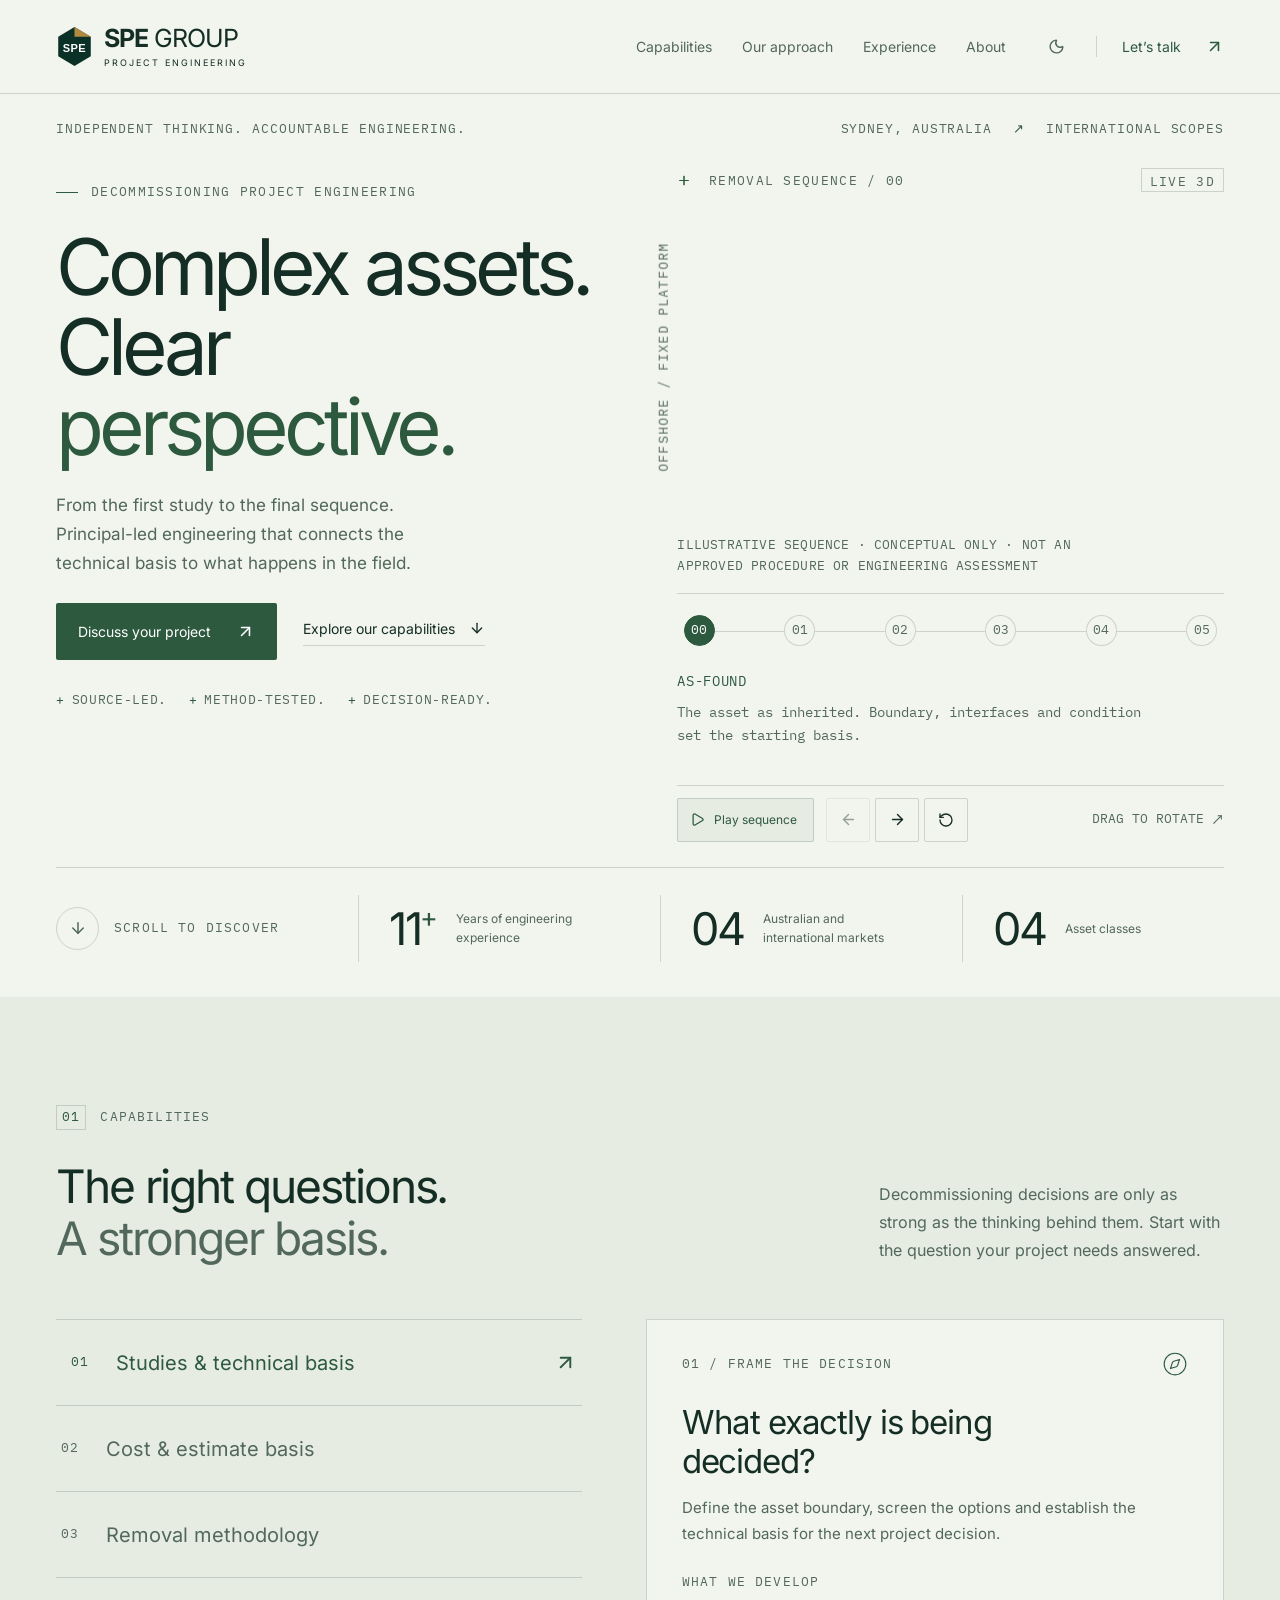
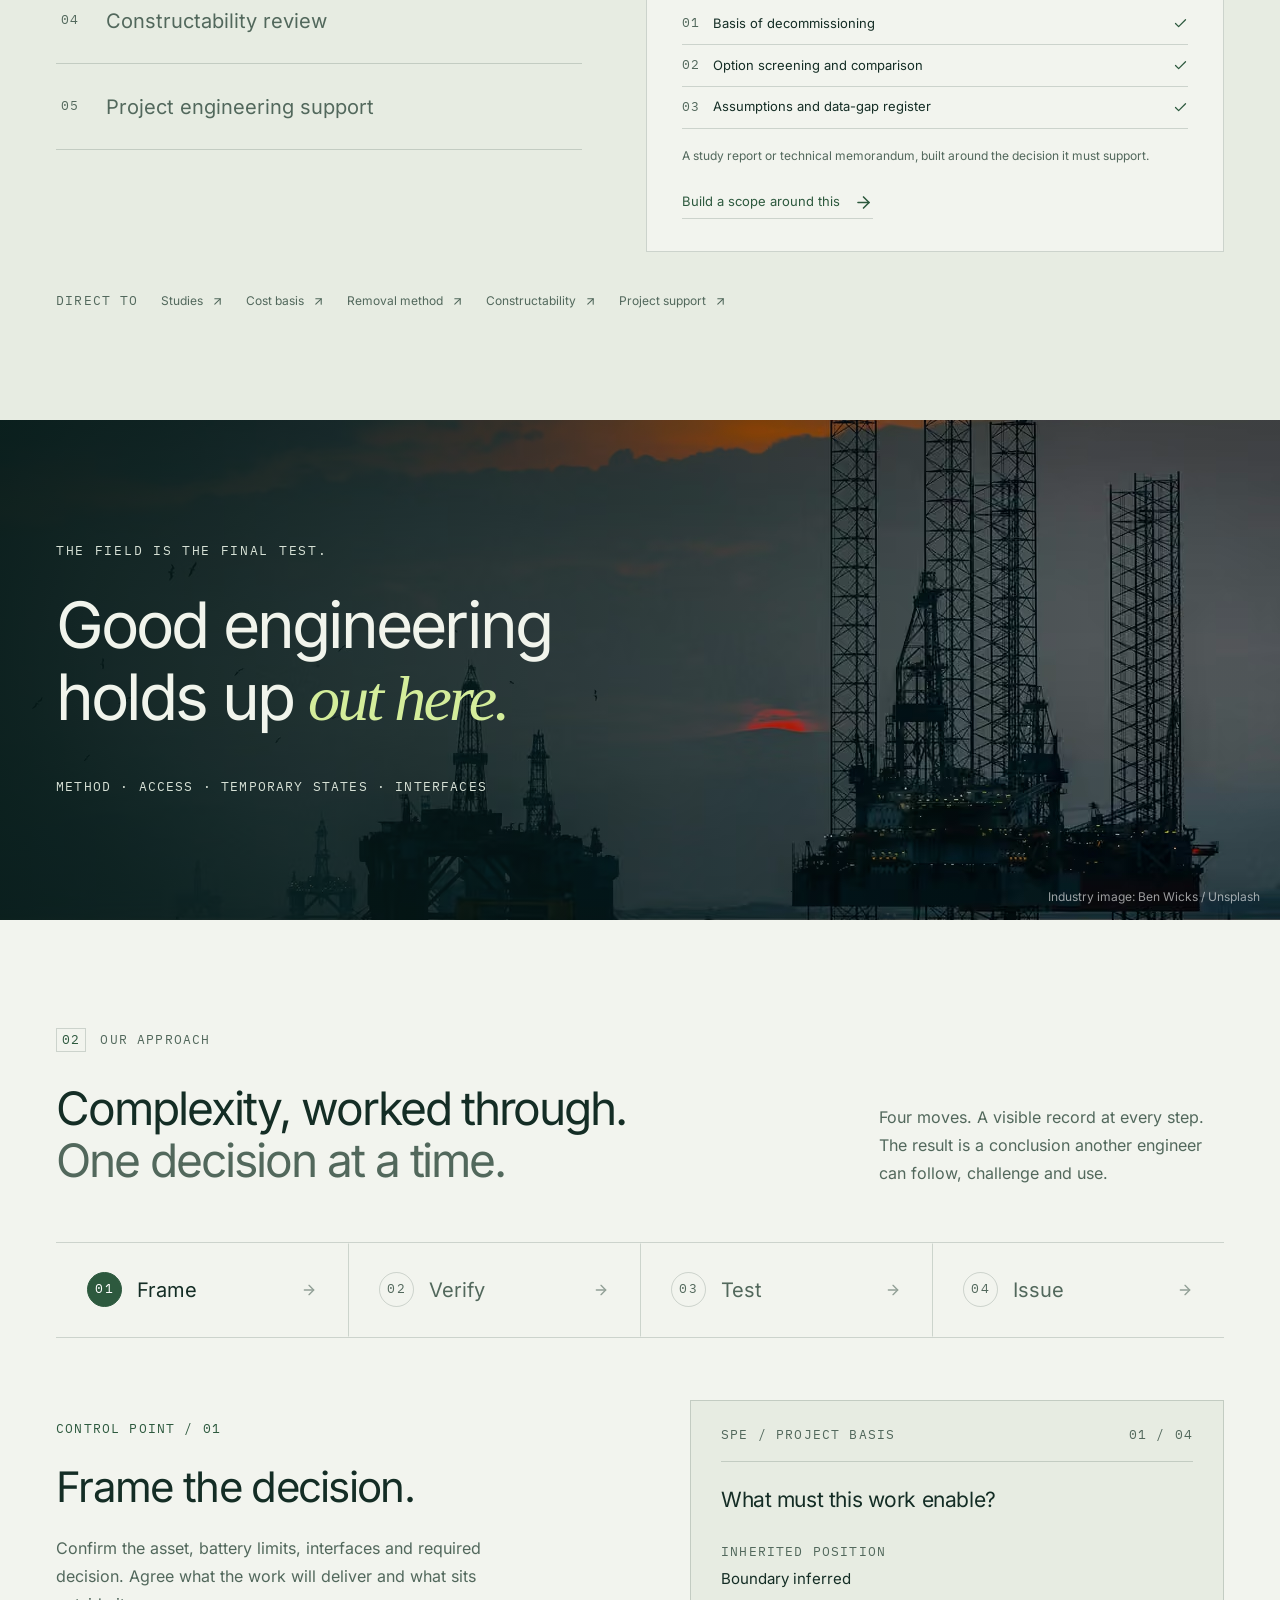
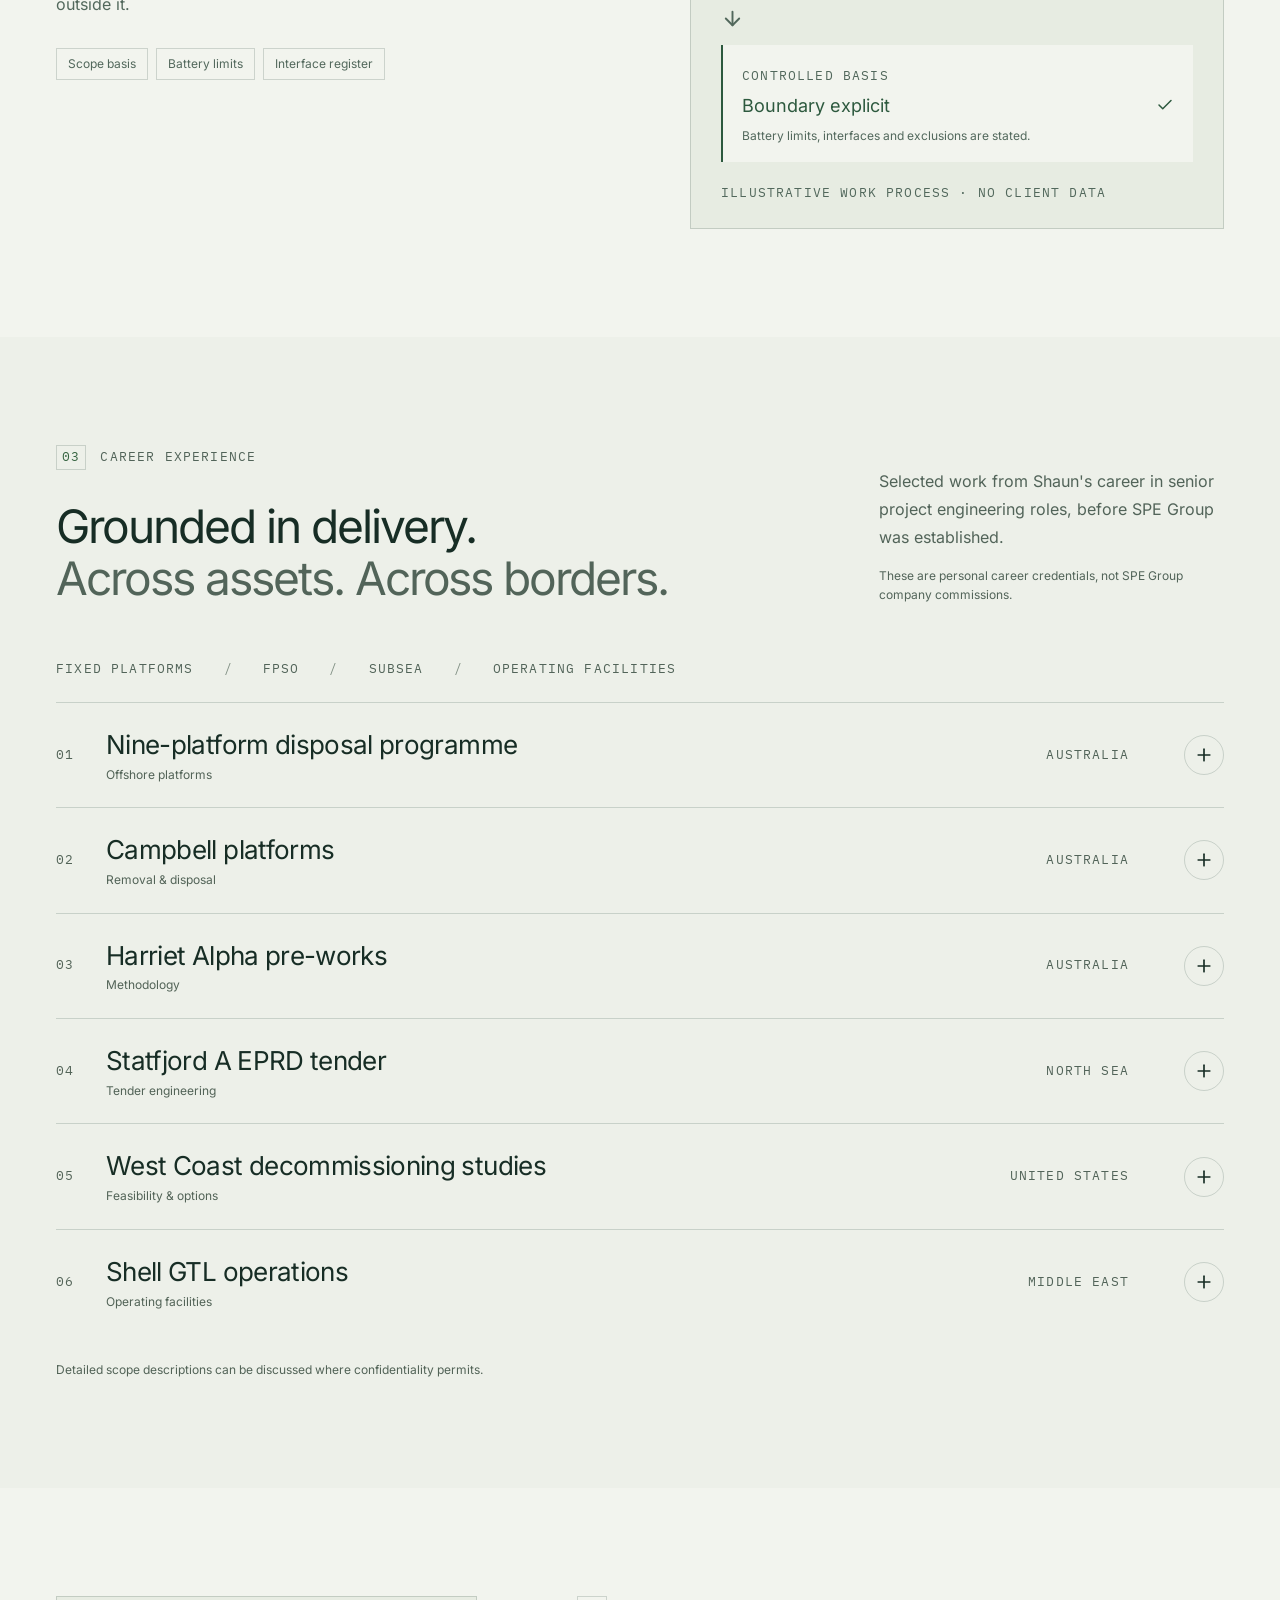
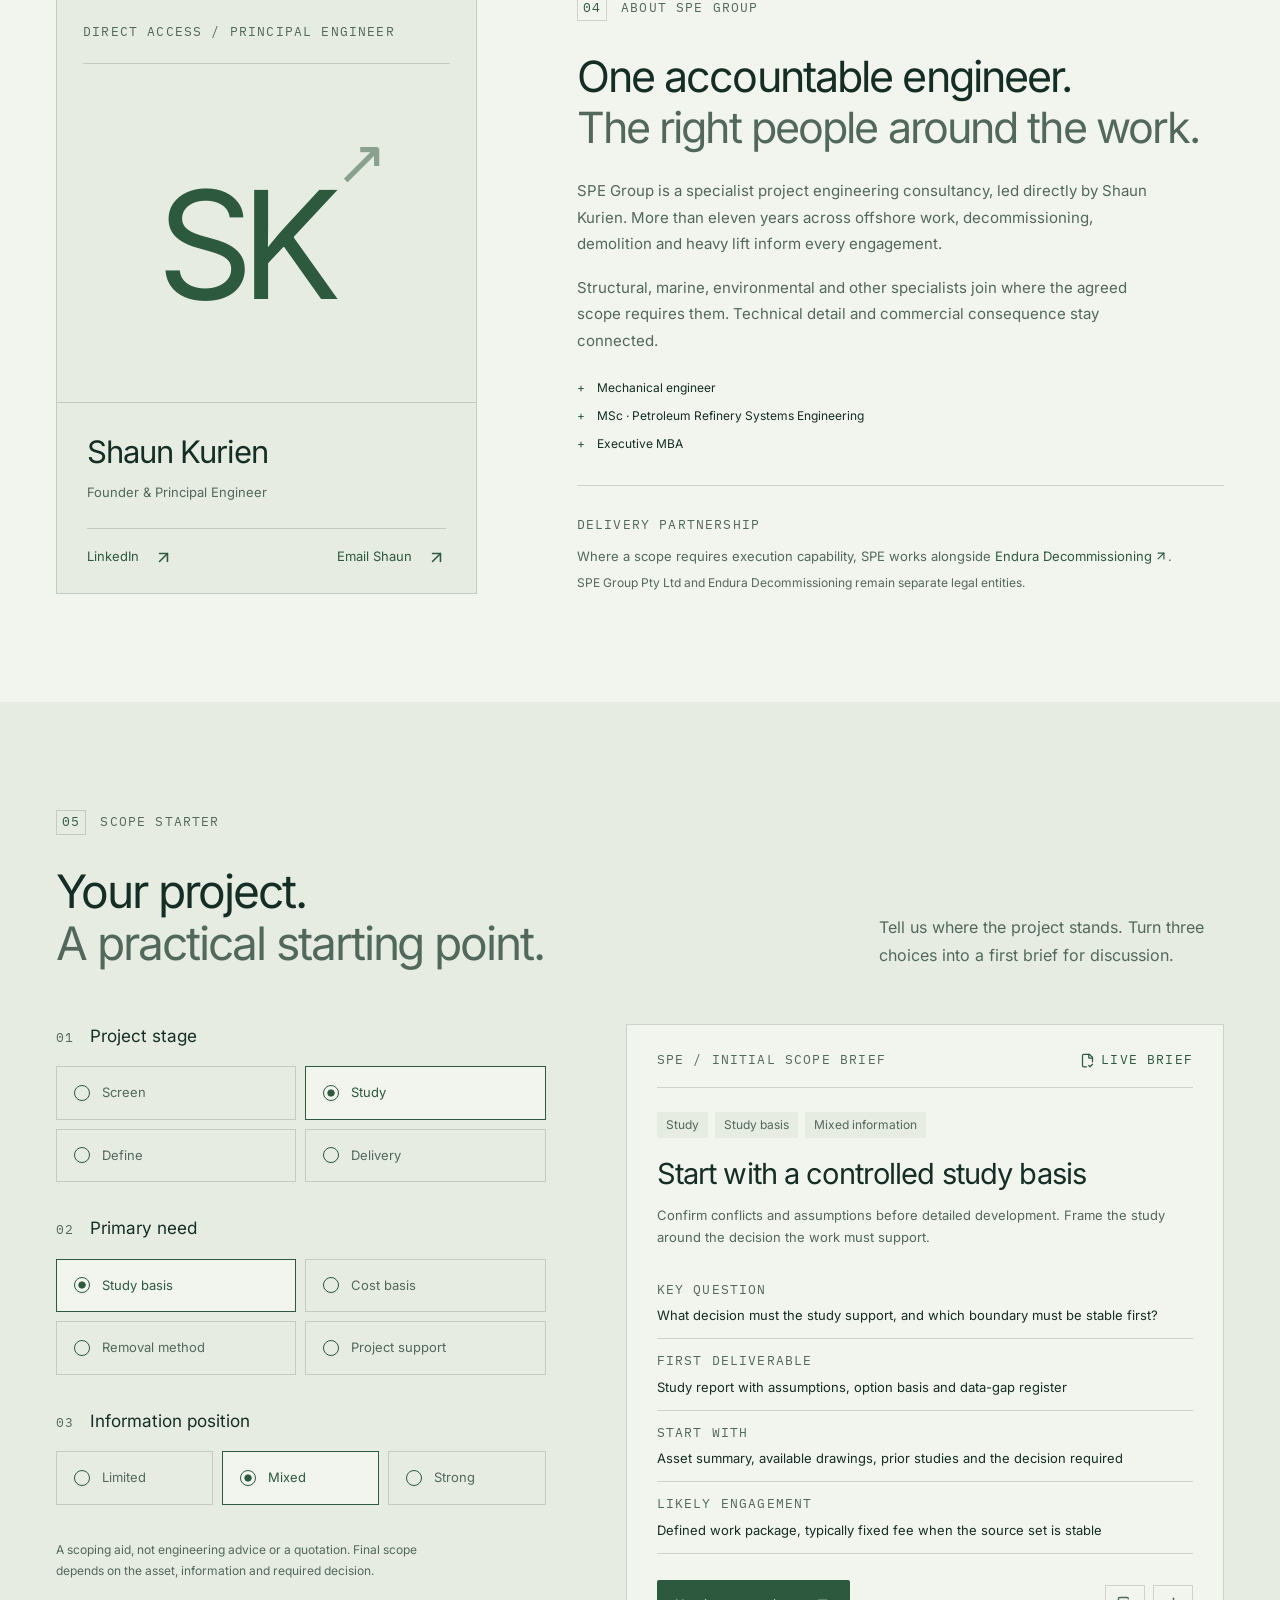
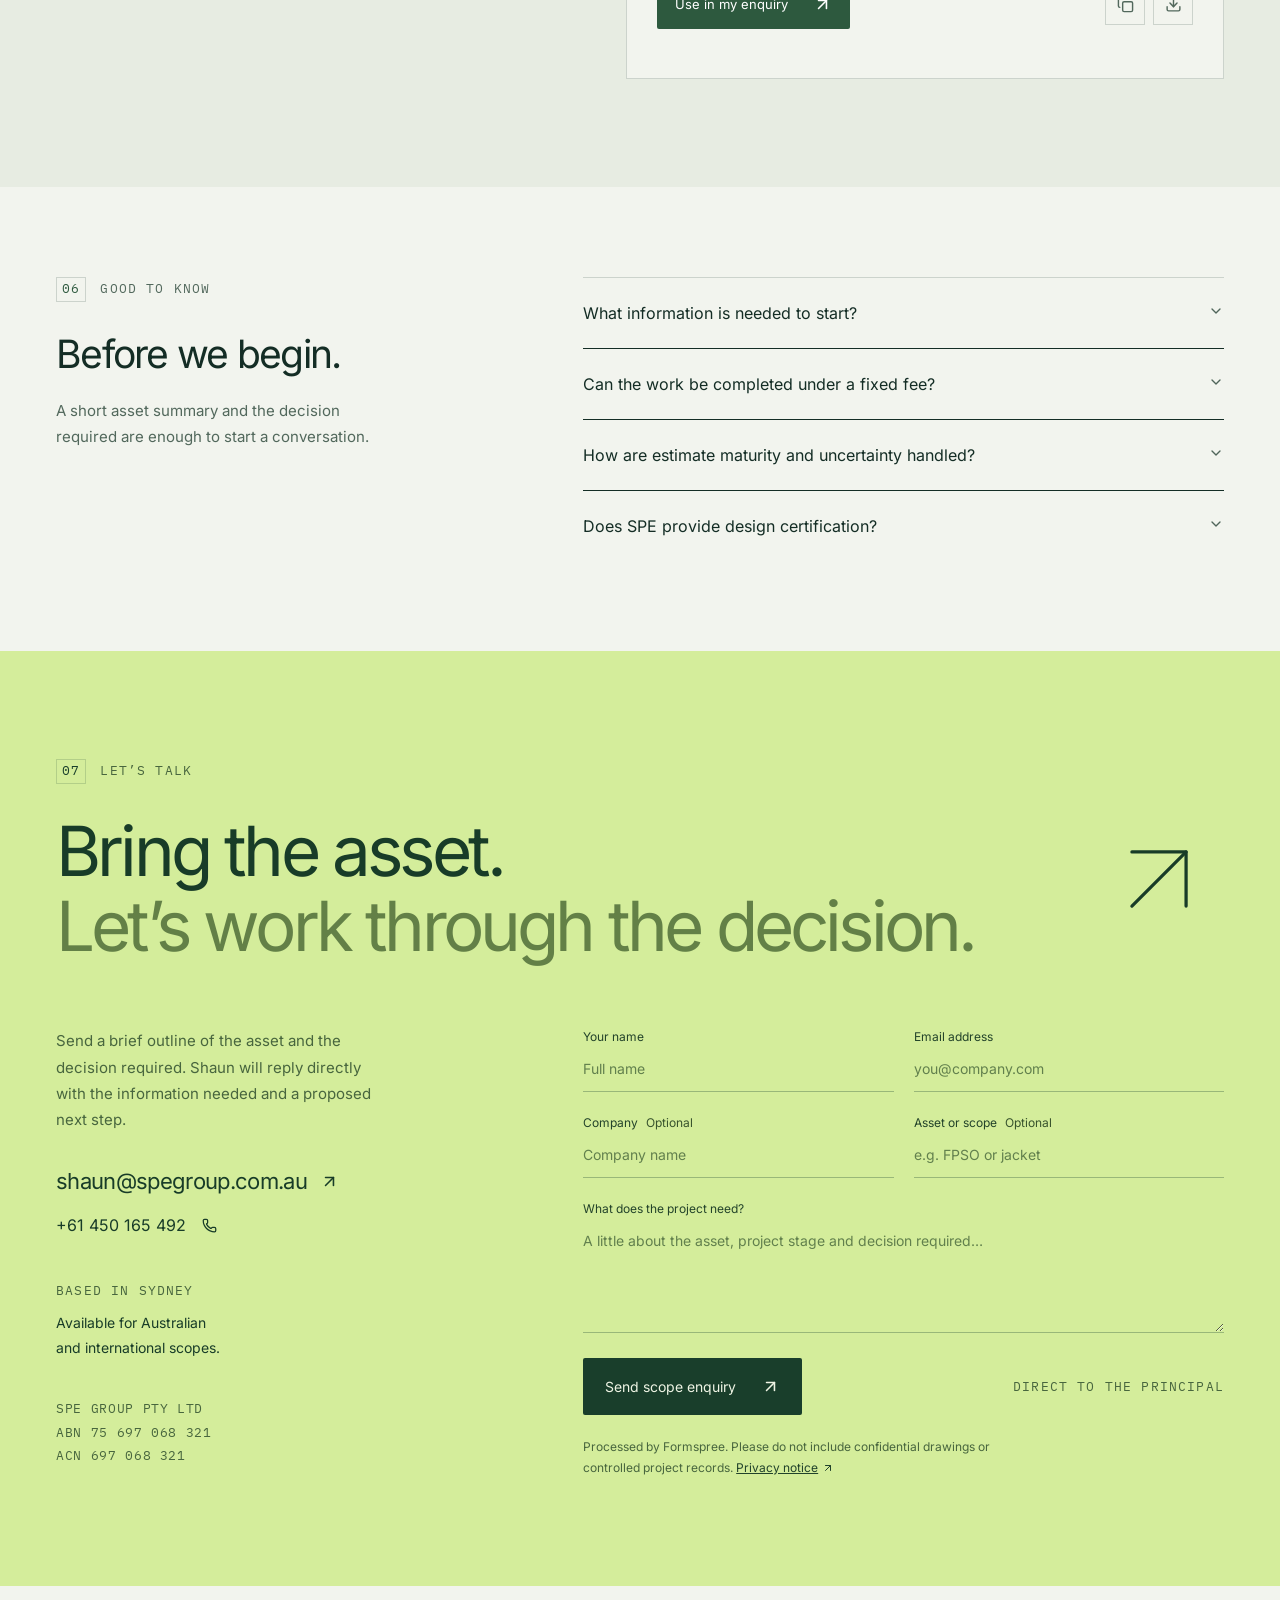
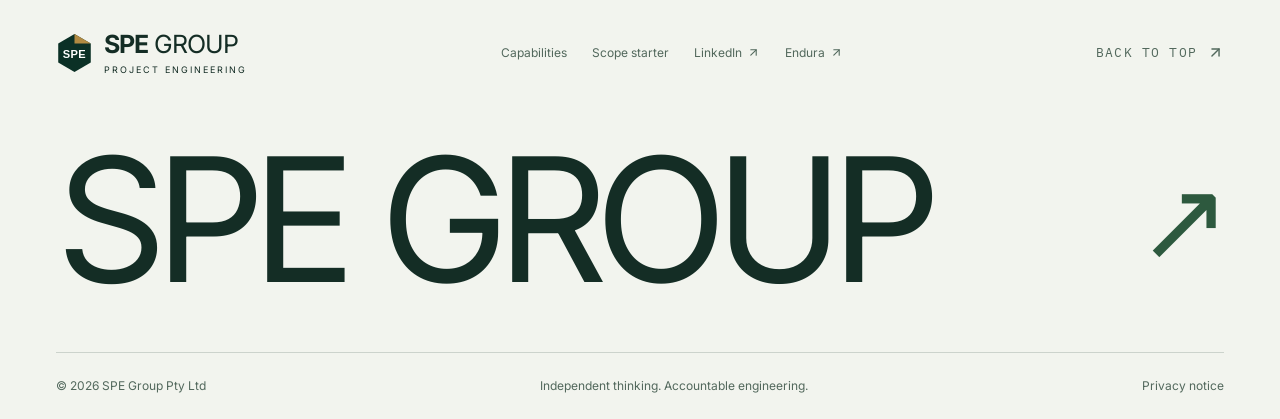
<file: index.html>
<!doctype html>
<html lang="en-AU">
<head><meta http-equiv="Content-Security-Policy" content="default-src 'self'; script-src 'self' 'sha256-N8/eKoQeTfpQeBIryF6eG+65epLZsaH/QFcSKP6m03c='; script-src-attr 'none'; style-src 'self' 'unsafe-inline'; connect-src 'self' https://formspree.io; form-action https://formspree.io; img-src 'self' data:; font-src 'self'; object-src 'none'; base-uri 'self'">
  <meta charset="UTF-8" />
  <meta name="site-build" content="v3-refined" />
  <meta name="theme-color" content="#f2f4ee" media="(prefers-color-scheme: light)" />
  <meta name="theme-color" content="#071c19" media="(prefers-color-scheme: dark)" />
  <link rel="preload" href="/fonts/inter-latin-variable.woff2" as="font" type="font/woff2" crossorigin />
  <link rel="preload" href="/fonts/ibm-plex-mono-latin-400.woff2" as="font" type="font/woff2" crossorigin />
  <link rel="icon" href="/favicon.ico" sizes="16x16 32x32 48x48" />
  <meta name="viewport" content="width=device-width, initial-scale=1.0" />
  <title>SPE Group | Decommissioning Project Engineering, Sydney</title>
  <meta name="description" content="Independent decommissioning project engineering from Sydney. Studies, cost basis, removal methodology and constructability for offshore and onshore assets." />
  <link rel="canonical" href="https://spegroup.com.au/" />
  <link rel="manifest" href="/site.webmanifest" />
  <link rel="icon" href="/favicon.svg" type="image/svg+xml" />
  <link rel="apple-touch-icon" href="/icon-192.png" />
  <meta property="og:title" content="SPE Group | Decommissioning, in perspective." />
  <meta property="og:description" content="Controlled engineering basis, removal methodology, constructability and project support grounded in execution." />
  <meta property="og:type" content="website" />
  <meta property="og:locale" content="en_AU" />
  <meta property="og:site_name" content="SPE Group" />
  <meta property="og:image" content="https://spegroup.com.au/og-cover.png" />
  <meta property="og:image:width" content="1200" />
  <meta property="og:image:height" content="630" />
  <meta property="og:image:alt" content="SPE Group, decommissioning project engineering grounded in execution." />
  <meta name="twitter:title" content="SPE Group | Decommissioning, in perspective." />
  <meta name="twitter:card" content="summary_large_image" />
  <meta name="twitter:image" content="https://spegroup.com.au/og-cover.png" />
  <script type="module" crossorigin src="/assets/index-BSbQc2a7.js"></script>
  <link rel="stylesheet" crossorigin href="/assets/index-DQn3IFJi.css">
<link rel="modulepreload" href="/assets/platform-scene-BlIGmd-A.js" crossorigin>
</head>
<body>
  <div id="root"><link rel="preload" as="image" href="/spe-mark.svg"/><script type="application/ld+json">{"@context":"https://schema.org","@type":"ProfessionalService","@id":"https://spegroup.com.au/#organisation","name":"SPE Group","legalName":"SPE Group Pty Ltd","url":"https://spegroup.com.au/","description":"Decommissioning project engineering, estimate basis, constructability and removal methodology support for offshore and onshore assets.","email":"shaun@spegroup.com.au","telephone":"+61450165492","contactPoint":{"@type":"ContactPoint","contactType":"project enquiries","email":"shaun@spegroup.com.au","telephone":"+61450165492","availableLanguage":"English"},"founder":{"@type":"Person","name":"Shaun Kurien","jobTitle":"Founder and Principal Engineer","sameAs":"https://www.linkedin.com/in/shaunkr/","description":"Mechanical engineer and decommissioning project engineer with an MSc in Petroleum Refinery Systems Engineering and an Executive MBA.","hasCredential":[{"@type":"EducationalOccupationalCredential","name":"MSc in Petroleum Refinery Systems Engineering","credentialCategory":"degree"},{"@type":"EducationalOccupationalCredential","name":"Executive MBA","credentialCategory":"degree"}]},"foundingDate":"2026","sameAs":["https://www.linkedin.com/in/shaunkr/"],"address":{"@type":"PostalAddress","addressLocality":"Sydney","addressRegion":"NSW","addressCountry":"AU"},"areaServed":["Australia","International"],"identifier":["ABN 75 697 068 321","ACN 697 068 321"],"knowsAbout":["Offshore decommissioning","Decommissioning cost estimation","Removal methodology","Constructability","Heavy lift","SPMT","Demolition planning","Petroleum refining","Business case development","Project commercial strategy"],"logo":"https://spegroup.com.au/icon-512.png","image":"https://spegroup.com.au/og-cover.png","serviceType":["Decommissioning studies","Decommissioning cost estimating","Removal methodology","Constructability review","Project engineering support","Removal sequencing"]}</script><a class="skip" href="#main">Skip to main content</a><div class="progress-line" aria-hidden="true"></div><header class="site-header"><div class="wrap header-inner"><a href="#top" class="brand" aria-label="SPE Group home"><img src="/spe-mark.svg" alt="" width="37" height="41"/><span>SPE<span class="brand-group"> GROUP</span><small>PROJECT ENGINEERING</small></span></a><nav aria-label="Main navigation" class="desktop-nav"><a class="" href="#capabilities">Capabilities</a><a class="" href="#method">Our approach</a><a class="" href="#background">Experience</a><a class="" href="#about">About</a></nav><div class="header-actions"><button class="theme-toggle" aria-label="Switch to light theme"><svg xmlns="http://www.w3.org/2000/svg" width="17" height="17" viewBox="0 0 24 24" fill="none" stroke="currentColor" stroke-width="2" stroke-linecap="round" stroke-linejoin="round" class="lucide lucide-sun" aria-hidden="true"><circle cx="12" cy="12" r="4"></circle><path d="M12 2v2"></path><path d="M12 20v2"></path><path d="m4.93 4.93 1.41 1.41"></path><path d="m17.66 17.66 1.41 1.41"></path><path d="M2 12h2"></path><path d="M20 12h2"></path><path d="m6.34 17.66-1.41 1.41"></path><path d="m19.07 4.93-1.41 1.41"></path></svg></button><a class="header-contact" href="#contact">Let’s talk <svg xmlns="http://www.w3.org/2000/svg" width="19" height="19" viewBox="0 0 24 24" fill="none" stroke="currentColor" stroke-width="2" stroke-linecap="round" stroke-linejoin="round" class="lucide lucide-arrow-up-right" aria-hidden="true"><path d="M7 7h10v10"></path><path d="M7 17 17 7"></path></svg></a><button class="menu-button" aria-label="Open navigation" type="button" aria-haspopup="dialog" aria-expanded="false" data-state="closed" data-slot="sheet-trigger"><svg xmlns="http://www.w3.org/2000/svg" width="24" height="24" viewBox="0 0 24 24" fill="none" stroke="currentColor" stroke-width="2" stroke-linecap="round" stroke-linejoin="round" class="lucide lucide-menu" aria-hidden="true"><path d="M4 5h16"></path><path d="M4 12h16"></path><path d="M4 19h16"></path></svg></button></div></div></header><main id="main"><section id="top" class="hero"><div class="wrap hero-topline mono"><span>Independent thinking. Accountable engineering.</span><span>SYDNEY, AUSTRALIA <span class="time-mark">↗</span> INTERNATIONAL SCOPES</span></div><div class="wrap hero-grid"><div class="hero-copy"><div class="eyebrow mono hero-enter">Decommissioning project engineering</div><h1 class="hero-enter">Complex assets.<br/>Clear <span class="accent-word">perspective.</span></h1><p class="hero-description hero-enter">From the first study to the final sequence. Principal-led engineering that connects the technical basis to what happens in the field.</p><div class="hero-buttons hero-enter"><a class="button button-lime" href="#contact">Discuss your project <svg xmlns="http://www.w3.org/2000/svg" width="19" height="19" viewBox="0 0 24 24" fill="none" stroke="currentColor" stroke-width="2" stroke-linecap="round" stroke-linejoin="round" class="lucide lucide-arrow-up-right" aria-hidden="true"><path d="M7 7h10v10"></path><path d="M7 17 17 7"></path></svg></a><a class="text-link" href="#capabilities">Explore our capabilities <svg xmlns="http://www.w3.org/2000/svg" width="16" height="16" viewBox="0 0 24 24" fill="none" stroke="currentColor" stroke-width="2" stroke-linecap="round" stroke-linejoin="round" class="lucide lucide-arrow-down" aria-hidden="true"><path d="M12 5v14"></path><path d="m19 12-7 7-7-7"></path></svg></a></div><div class="hero-signoff mono hero-enter"><span>Source-led.</span><span>Method-tested.</span><span>Decision-ready.</span></div></div><div class="model-panel removal-sequence" data-renderer-available="false"><div class="model-top mono"><span><span class="crosshair" aria-hidden="true">+</span> REMOVAL SEQUENCE / <!-- -->00</span><span>LIVE 3D</span></div><div class="model-view sequence-viewport" tabindex="0" role="group" aria-label="Conceptual removal sequence. Drag to rotate. Left and right arrow keys change stage." aria-describedby="sequence-caption sequence-disclaimer"><!--$--><div class="scene-shell" data-scene-state="loading" data-removal-stage="0"><div class="scene-loading" role="status">Preparing the perspective…</div><div class="scene-canvas "></div></div><!--/$--><div class="model-side-label mono">OFFSHORE / FIXED PLATFORM</div></div><p id="sequence-disclaimer" class="sequence-disclaimer mono">Illustrative sequence · conceptual only · not an approved procedure or engineering assessment</p><div class="sequence-interface"><div class="sequence-rail" role="group" aria-label="Removal stages"><div class="sequence-track sequence-progress-0" aria-hidden="true"></div><button type="button" aria-label="Stage 00: As-found" aria-current="step" aria-pressed="true"><span class="mono">00</span></button><button type="button" aria-label="Stage 01: Isolate and make safe" aria-pressed="false"><span class="mono">01</span></button><button type="button" aria-label="Stage 02: Modules off" aria-pressed="false"><span class="mono">02</span></button><button type="button" aria-label="Stage 03: Deck and support frame" aria-pressed="false"><span class="mono">03</span></button><button type="button" aria-label="Stage 04: Jacket sections" aria-pressed="false"><span class="mono">04</span></button><button type="button" aria-label="Stage 05: Site clear" aria-pressed="false"><span class="mono">05</span></button></div><div id="sequence-caption" class="sequence-caption mono"><p class="sequence-stage-title" aria-live="polite" aria-atomic="true">As-found<span class="sr-only">. <!-- -->The asset as inherited. Boundary, interfaces and condition set the starting basis.</span></p><p class="sequence-method-caption" aria-hidden="true">The asset as inherited. Boundary, interfaces and condition set the starting basis.</p></div><div class="sequence-controls"><button class="sequence-play" type="button" aria-label="Play removal sequence" aria-pressed="false" disabled=""><svg xmlns="http://www.w3.org/2000/svg" width="15" height="15" viewBox="0 0 24 24" fill="none" stroke="currentColor" stroke-width="2" stroke-linecap="round" stroke-linejoin="round" class="lucide lucide-play" aria-hidden="true"><path d="M5 5a2 2 0 0 1 3.008-1.728l11.997 6.998a2 2 0 0 1 .003 3.458l-12 7A2 2 0 0 1 5 19z"></path></svg><span>Play sequence</span></button><div class="sequence-step-controls" role="group" aria-label="Sequence navigation"><button type="button" aria-label="Previous removal stage" disabled=""><svg xmlns="http://www.w3.org/2000/svg" width="17" height="17" viewBox="0 0 24 24" fill="none" stroke="currentColor" stroke-width="2" stroke-linecap="round" stroke-linejoin="round" class="lucide lucide-arrow-left" aria-hidden="true"><path d="m12 19-7-7 7-7"></path><path d="M19 12H5"></path></svg></button><button type="button" aria-label="Next removal stage"><svg xmlns="http://www.w3.org/2000/svg" width="17" height="17" viewBox="0 0 24 24" fill="none" stroke="currentColor" stroke-width="2" stroke-linecap="round" stroke-linejoin="round" class="lucide lucide-arrow-right" aria-hidden="true"><path d="M5 12h14"></path><path d="m12 5 7 7-7 7"></path></svg></button><button type="button" aria-label="Reset sequence and camera"><svg xmlns="http://www.w3.org/2000/svg" width="16" height="16" viewBox="0 0 24 24" fill="none" stroke="currentColor" stroke-width="2" stroke-linecap="round" stroke-linejoin="round" class="lucide lucide-rotate-ccw" aria-hidden="true"><path d="M3 12a9 9 0 1 0 9-9 9.75 9.75 0 0 0-6.74 2.74L3 8"></path><path d="M3 3v5h5"></path></svg></button></div><span class="sequence-rotate mono">Drag to rotate <svg xmlns="http://www.w3.org/2000/svg" width="13" height="13" viewBox="0 0 24 24" fill="none" stroke="currentColor" stroke-width="2" stroke-linecap="round" stroke-linejoin="round" class="lucide lucide-move-up-right" aria-hidden="true"><path d="M13 5H19V11"></path><path d="M19 5L5 19"></path></svg></span></div><p class="sequence-motion-note mono">Reduced motion: choose a stage to step through.</p></div></div></div><div class="wrap hero-base"><a href="#capabilities" class="scroll-prompt mono"><span><svg xmlns="http://www.w3.org/2000/svg" width="18" height="18" viewBox="0 0 24 24" fill="none" stroke="currentColor" stroke-width="2" stroke-linecap="round" stroke-linejoin="round" class="lucide lucide-arrow-down" aria-hidden="true"><path d="M12 5v14"></path><path d="m19 12-7 7-7-7"></path></svg></span>SCROLL TO DISCOVER</a><div class="hero-metric"><span>11<span class="plus">+</span></span><p>Years of engineering<br/>experience</p></div><div class="hero-metric"><span>04</span><p>Australian and<br/>international markets</p></div><div class="hero-metric"><span>04</span><p>Asset classes</p></div></div></section><section id="capabilities" class="capabilities section-space"><div class="wrap"><div class="section-heading reveal"><div><div class="section-label mono"><span>01</span>CAPABILITIES</div><h2>The right questions.<br/><span class="soft-heading">A stronger basis.</span></h2></div><p>Decommissioning decisions are only as strong as the thinking behind them. Start with the question your project needs answered.</p></div><div dir="ltr" data-orientation="vertical" data-slot="tabs" class="group/tabs flex gap-2 data-[orientation=horizontal]:flex-col capability-tabs"><div role="tablist" aria-orientation="vertical" data-slot="tabs-list" data-variant="default" class="group/tabs-list inline-flex w-fit items-center justify-center rounded-lg p-[3px] text-muted-foreground group-data-[orientation=horizontal]/tabs:h-9 group-data-[orientation=vertical]/tabs:h-fit group-data-[orientation=vertical]/tabs:flex-col data-[variant=line]:rounded-none bg-muted cap-list" aria-label="Engineering capabilities" tabindex="-1" data-orientation="vertical" style="outline:none"><button type="button" role="tab" aria-selected="true" aria-controls="radix-_R_12i_-content-0" data-state="active" id="radix-_R_12i_-trigger-0" data-slot="tabs-trigger" class="relative inline-flex h-[calc(100%-1px)] flex-1 items-center justify-center gap-1.5 rounded-md border border-transparent px-2 py-1 text-sm font-medium whitespace-nowrap text-foreground/60 transition-all group-data-[orientation=vertical]/tabs:w-full group-data-[orientation=vertical]/tabs:justify-start hover:text-foreground focus-visible:border-ring focus-visible:ring-[3px] focus-visible:ring-ring/50 focus-visible:outline-1 focus-visible:outline-ring disabled:pointer-events-none disabled:opacity-50 group-data-[variant=default]/tabs-list:data-[state=active]:shadow-sm group-data-[variant=line]/tabs-list:data-[state=active]:shadow-none dark:text-muted-foreground dark:hover:text-foreground [&amp;_svg]:pointer-events-none [&amp;_svg]:shrink-0 [&amp;_svg:not([class*=&#x27;size-&#x27;])]:size-4 group-data-[variant=line]/tabs-list:bg-transparent group-data-[variant=line]/tabs-list:data-[state=active]:bg-transparent dark:group-data-[variant=line]/tabs-list:data-[state=active]:border-transparent dark:group-data-[variant=line]/tabs-list:data-[state=active]:bg-transparent data-[state=active]:bg-background data-[state=active]:text-foreground dark:data-[state=active]:border-input dark:data-[state=active]:bg-input/30 dark:data-[state=active]:text-foreground after:absolute after:bg-foreground after:opacity-0 after:transition-opacity group-data-[orientation=horizontal]/tabs:after:inset-x-0 group-data-[orientation=horizontal]/tabs:after:bottom-[-5px] group-data-[orientation=horizontal]/tabs:after:h-0.5 group-data-[orientation=vertical]/tabs:after:inset-y-0 group-data-[orientation=vertical]/tabs:after:-right-1 group-data-[orientation=vertical]/tabs:after:w-0.5 group-data-[variant=line]/tabs-list:data-[state=active]:after:opacity-100 cap-trigger" tabindex="-1" data-orientation="vertical" data-radix-collection-item=""><span class="cap-num mono">0<!-- -->1</span><span>Studies &amp; technical basis</span><svg xmlns="http://www.w3.org/2000/svg" width="20" height="20" viewBox="0 0 24 24" fill="none" stroke="currentColor" stroke-width="2" stroke-linecap="round" stroke-linejoin="round" class="lucide lucide-arrow-up-right" aria-hidden="true"><path d="M7 7h10v10"></path><path d="M7 17 17 7"></path></svg></button><button type="button" role="tab" aria-selected="false" aria-controls="radix-_R_12i_-content-1" data-state="inactive" id="radix-_R_12i_-trigger-1" data-slot="tabs-trigger" class="relative inline-flex h-[calc(100%-1px)] flex-1 items-center justify-center gap-1.5 rounded-md border border-transparent px-2 py-1 text-sm font-medium whitespace-nowrap text-foreground/60 transition-all group-data-[orientation=vertical]/tabs:w-full group-data-[orientation=vertical]/tabs:justify-start hover:text-foreground focus-visible:border-ring focus-visible:ring-[3px] focus-visible:ring-ring/50 focus-visible:outline-1 focus-visible:outline-ring disabled:pointer-events-none disabled:opacity-50 group-data-[variant=default]/tabs-list:data-[state=active]:shadow-sm group-data-[variant=line]/tabs-list:data-[state=active]:shadow-none dark:text-muted-foreground dark:hover:text-foreground [&amp;_svg]:pointer-events-none [&amp;_svg]:shrink-0 [&amp;_svg:not([class*=&#x27;size-&#x27;])]:size-4 group-data-[variant=line]/tabs-list:bg-transparent group-data-[variant=line]/tabs-list:data-[state=active]:bg-transparent dark:group-data-[variant=line]/tabs-list:data-[state=active]:border-transparent dark:group-data-[variant=line]/tabs-list:data-[state=active]:bg-transparent data-[state=active]:bg-background data-[state=active]:text-foreground dark:data-[state=active]:border-input dark:data-[state=active]:bg-input/30 dark:data-[state=active]:text-foreground after:absolute after:bg-foreground after:opacity-0 after:transition-opacity group-data-[orientation=horizontal]/tabs:after:inset-x-0 group-data-[orientation=horizontal]/tabs:after:bottom-[-5px] group-data-[orientation=horizontal]/tabs:after:h-0.5 group-data-[orientation=vertical]/tabs:after:inset-y-0 group-data-[orientation=vertical]/tabs:after:-right-1 group-data-[orientation=vertical]/tabs:after:w-0.5 group-data-[variant=line]/tabs-list:data-[state=active]:after:opacity-100 cap-trigger" tabindex="-1" data-orientation="vertical" data-radix-collection-item=""><span class="cap-num mono">0<!-- -->2</span><span>Cost &amp; estimate basis</span><svg xmlns="http://www.w3.org/2000/svg" width="20" height="20" viewBox="0 0 24 24" fill="none" stroke="currentColor" stroke-width="2" stroke-linecap="round" stroke-linejoin="round" class="lucide lucide-arrow-up-right" aria-hidden="true"><path d="M7 7h10v10"></path><path d="M7 17 17 7"></path></svg></button><button type="button" role="tab" aria-selected="false" aria-controls="radix-_R_12i_-content-2" data-state="inactive" id="radix-_R_12i_-trigger-2" data-slot="tabs-trigger" class="relative inline-flex h-[calc(100%-1px)] flex-1 items-center justify-center gap-1.5 rounded-md border border-transparent px-2 py-1 text-sm font-medium whitespace-nowrap text-foreground/60 transition-all group-data-[orientation=vertical]/tabs:w-full group-data-[orientation=vertical]/tabs:justify-start hover:text-foreground focus-visible:border-ring focus-visible:ring-[3px] focus-visible:ring-ring/50 focus-visible:outline-1 focus-visible:outline-ring disabled:pointer-events-none disabled:opacity-50 group-data-[variant=default]/tabs-list:data-[state=active]:shadow-sm group-data-[variant=line]/tabs-list:data-[state=active]:shadow-none dark:text-muted-foreground dark:hover:text-foreground [&amp;_svg]:pointer-events-none [&amp;_svg]:shrink-0 [&amp;_svg:not([class*=&#x27;size-&#x27;])]:size-4 group-data-[variant=line]/tabs-list:bg-transparent group-data-[variant=line]/tabs-list:data-[state=active]:bg-transparent dark:group-data-[variant=line]/tabs-list:data-[state=active]:border-transparent dark:group-data-[variant=line]/tabs-list:data-[state=active]:bg-transparent data-[state=active]:bg-background data-[state=active]:text-foreground dark:data-[state=active]:border-input dark:data-[state=active]:bg-input/30 dark:data-[state=active]:text-foreground after:absolute after:bg-foreground after:opacity-0 after:transition-opacity group-data-[orientation=horizontal]/tabs:after:inset-x-0 group-data-[orientation=horizontal]/tabs:after:bottom-[-5px] group-data-[orientation=horizontal]/tabs:after:h-0.5 group-data-[orientation=vertical]/tabs:after:inset-y-0 group-data-[orientation=vertical]/tabs:after:-right-1 group-data-[orientation=vertical]/tabs:after:w-0.5 group-data-[variant=line]/tabs-list:data-[state=active]:after:opacity-100 cap-trigger" tabindex="-1" data-orientation="vertical" data-radix-collection-item=""><span class="cap-num mono">0<!-- -->3</span><span>Removal methodology</span><svg xmlns="http://www.w3.org/2000/svg" width="20" height="20" viewBox="0 0 24 24" fill="none" stroke="currentColor" stroke-width="2" stroke-linecap="round" stroke-linejoin="round" class="lucide lucide-arrow-up-right" aria-hidden="true"><path d="M7 7h10v10"></path><path d="M7 17 17 7"></path></svg></button><button type="button" role="tab" aria-selected="false" aria-controls="radix-_R_12i_-content-3" data-state="inactive" id="radix-_R_12i_-trigger-3" data-slot="tabs-trigger" class="relative inline-flex h-[calc(100%-1px)] flex-1 items-center justify-center gap-1.5 rounded-md border border-transparent px-2 py-1 text-sm font-medium whitespace-nowrap text-foreground/60 transition-all group-data-[orientation=vertical]/tabs:w-full group-data-[orientation=vertical]/tabs:justify-start hover:text-foreground focus-visible:border-ring focus-visible:ring-[3px] focus-visible:ring-ring/50 focus-visible:outline-1 focus-visible:outline-ring disabled:pointer-events-none disabled:opacity-50 group-data-[variant=default]/tabs-list:data-[state=active]:shadow-sm group-data-[variant=line]/tabs-list:data-[state=active]:shadow-none dark:text-muted-foreground dark:hover:text-foreground [&amp;_svg]:pointer-events-none [&amp;_svg]:shrink-0 [&amp;_svg:not([class*=&#x27;size-&#x27;])]:size-4 group-data-[variant=line]/tabs-list:bg-transparent group-data-[variant=line]/tabs-list:data-[state=active]:bg-transparent dark:group-data-[variant=line]/tabs-list:data-[state=active]:border-transparent dark:group-data-[variant=line]/tabs-list:data-[state=active]:bg-transparent data-[state=active]:bg-background data-[state=active]:text-foreground dark:data-[state=active]:border-input dark:data-[state=active]:bg-input/30 dark:data-[state=active]:text-foreground after:absolute after:bg-foreground after:opacity-0 after:transition-opacity group-data-[orientation=horizontal]/tabs:after:inset-x-0 group-data-[orientation=horizontal]/tabs:after:bottom-[-5px] group-data-[orientation=horizontal]/tabs:after:h-0.5 group-data-[orientation=vertical]/tabs:after:inset-y-0 group-data-[orientation=vertical]/tabs:after:-right-1 group-data-[orientation=vertical]/tabs:after:w-0.5 group-data-[variant=line]/tabs-list:data-[state=active]:after:opacity-100 cap-trigger" tabindex="-1" data-orientation="vertical" data-radix-collection-item=""><span class="cap-num mono">0<!-- -->4</span><span>Constructability review</span><svg xmlns="http://www.w3.org/2000/svg" width="20" height="20" viewBox="0 0 24 24" fill="none" stroke="currentColor" stroke-width="2" stroke-linecap="round" stroke-linejoin="round" class="lucide lucide-arrow-up-right" aria-hidden="true"><path d="M7 7h10v10"></path><path d="M7 17 17 7"></path></svg></button><button type="button" role="tab" aria-selected="false" aria-controls="radix-_R_12i_-content-4" data-state="inactive" id="radix-_R_12i_-trigger-4" data-slot="tabs-trigger" class="relative inline-flex h-[calc(100%-1px)] flex-1 items-center justify-center gap-1.5 rounded-md border border-transparent px-2 py-1 text-sm font-medium whitespace-nowrap text-foreground/60 transition-all group-data-[orientation=vertical]/tabs:w-full group-data-[orientation=vertical]/tabs:justify-start hover:text-foreground focus-visible:border-ring focus-visible:ring-[3px] focus-visible:ring-ring/50 focus-visible:outline-1 focus-visible:outline-ring disabled:pointer-events-none disabled:opacity-50 group-data-[variant=default]/tabs-list:data-[state=active]:shadow-sm group-data-[variant=line]/tabs-list:data-[state=active]:shadow-none dark:text-muted-foreground dark:hover:text-foreground [&amp;_svg]:pointer-events-none [&amp;_svg]:shrink-0 [&amp;_svg:not([class*=&#x27;size-&#x27;])]:size-4 group-data-[variant=line]/tabs-list:bg-transparent group-data-[variant=line]/tabs-list:data-[state=active]:bg-transparent dark:group-data-[variant=line]/tabs-list:data-[state=active]:border-transparent dark:group-data-[variant=line]/tabs-list:data-[state=active]:bg-transparent data-[state=active]:bg-background data-[state=active]:text-foreground dark:data-[state=active]:border-input dark:data-[state=active]:bg-input/30 dark:data-[state=active]:text-foreground after:absolute after:bg-foreground after:opacity-0 after:transition-opacity group-data-[orientation=horizontal]/tabs:after:inset-x-0 group-data-[orientation=horizontal]/tabs:after:bottom-[-5px] group-data-[orientation=horizontal]/tabs:after:h-0.5 group-data-[orientation=vertical]/tabs:after:inset-y-0 group-data-[orientation=vertical]/tabs:after:-right-1 group-data-[orientation=vertical]/tabs:after:w-0.5 group-data-[variant=line]/tabs-list:data-[state=active]:after:opacity-100 cap-trigger" tabindex="-1" data-orientation="vertical" data-radix-collection-item=""><span class="cap-num mono">0<!-- -->5</span><span>Project engineering support</span><svg xmlns="http://www.w3.org/2000/svg" width="20" height="20" viewBox="0 0 24 24" fill="none" stroke="currentColor" stroke-width="2" stroke-linecap="round" stroke-linejoin="round" class="lucide lucide-arrow-up-right" aria-hidden="true"><path d="M7 7h10v10"></path><path d="M7 17 17 7"></path></svg></button></div><div class="cap-panels"><div data-state="active" data-orientation="vertical" role="tabpanel" aria-labelledby="radix-_R_12i_-trigger-0" id="radix-_R_12i_-content-0" tabindex="-1" data-slot="tabs-content" class="flex-1 outline-none cap-content" data-phone-panel="cap-0" style="animation-duration:0s"><div class="cap-panel-top mono"><span>01 / FRAME THE DECISION</span><svg xmlns="http://www.w3.org/2000/svg" width="26" height="26" viewBox="0 0 24 24" fill="none" stroke="currentColor" stroke-width="1" stroke-linecap="round" stroke-linejoin="round" class="lucide lucide-compass" aria-hidden="true"><circle cx="12" cy="12" r="10"></circle><path d="m16.24 7.76-1.804 5.411a2 2 0 0 1-1.265 1.265L7.76 16.24l1.804-5.411a2 2 0 0 1 1.265-1.265z"></path></svg></div><h3>What exactly is being decided?</h3><p class="cap-description">Define the asset boundary, screen the options and establish the technical basis for the next project decision.</p><div class="cap-output"><span class="mono">WHAT WE DEVELOP</span><div><span class="mono">0<!-- -->1</span>Basis of decommissioning<svg xmlns="http://www.w3.org/2000/svg" width="15" height="15" viewBox="0 0 24 24" fill="none" stroke="currentColor" stroke-width="2" stroke-linecap="round" stroke-linejoin="round" class="lucide lucide-check" aria-hidden="true"><path d="M20 6 9 17l-5-5"></path></svg></div><div><span class="mono">0<!-- -->2</span>Option screening and comparison<svg xmlns="http://www.w3.org/2000/svg" width="15" height="15" viewBox="0 0 24 24" fill="none" stroke="currentColor" stroke-width="2" stroke-linecap="round" stroke-linejoin="round" class="lucide lucide-check" aria-hidden="true"><path d="M20 6 9 17l-5-5"></path></svg></div><div><span class="mono">0<!-- -->3</span>Assumptions and data-gap register<svg xmlns="http://www.w3.org/2000/svg" width="15" height="15" viewBox="0 0 24 24" fill="none" stroke="currentColor" stroke-width="2" stroke-linecap="round" stroke-linejoin="round" class="lucide lucide-check" aria-hidden="true"><path d="M20 6 9 17l-5-5"></path></svg></div></div><p class="cap-note">A study report or technical memorandum, built around the decision it must support.</p><a href="#scope" class="text-link">Build a scope around this <svg xmlns="http://www.w3.org/2000/svg" width="19" height="19" viewBox="0 0 24 24" fill="none" stroke="currentColor" stroke-width="2" stroke-linecap="round" stroke-linejoin="round" class="lucide lucide-arrow-right" aria-hidden="true"><path d="M5 12h14"></path><path d="m12 5 7 7-7 7"></path></svg></a></div><div data-state="inactive" data-orientation="vertical" role="tabpanel" aria-labelledby="radix-_R_12i_-trigger-1" hidden="" id="radix-_R_12i_-content-1" tabindex="-1" data-slot="tabs-content" class="flex-1 outline-none cap-content" data-phone-panel="cap-1"></div><div data-state="inactive" data-orientation="vertical" role="tabpanel" aria-labelledby="radix-_R_12i_-trigger-2" hidden="" id="radix-_R_12i_-content-2" tabindex="-1" data-slot="tabs-content" class="flex-1 outline-none cap-content" data-phone-panel="cap-2"></div><div data-state="inactive" data-orientation="vertical" role="tabpanel" aria-labelledby="radix-_R_12i_-trigger-3" hidden="" id="radix-_R_12i_-content-3" tabindex="-1" data-slot="tabs-content" class="flex-1 outline-none cap-content" data-phone-panel="cap-3"></div><div data-state="inactive" data-orientation="vertical" role="tabpanel" aria-labelledby="radix-_R_12i_-trigger-4" hidden="" id="radix-_R_12i_-content-4" tabindex="-1" data-slot="tabs-content" class="flex-1 outline-none cap-content" data-phone-panel="cap-4"></div></div></div><nav class="cap-shortcuts" aria-label="Capability shortcuts"><span class="mono">DIRECT TO</span><a href="#capabilities">Studies<svg xmlns="http://www.w3.org/2000/svg" width="13" height="13" viewBox="0 0 24 24" fill="none" stroke="currentColor" stroke-width="2" stroke-linecap="round" stroke-linejoin="round" class="lucide lucide-arrow-up-right" aria-hidden="true"><path d="M7 7h10v10"></path><path d="M7 17 17 7"></path></svg></a><a href="#capabilities">Cost basis<svg xmlns="http://www.w3.org/2000/svg" width="13" height="13" viewBox="0 0 24 24" fill="none" stroke="currentColor" stroke-width="2" stroke-linecap="round" stroke-linejoin="round" class="lucide lucide-arrow-up-right" aria-hidden="true"><path d="M7 7h10v10"></path><path d="M7 17 17 7"></path></svg></a><a href="#capabilities">Removal method<svg xmlns="http://www.w3.org/2000/svg" width="13" height="13" viewBox="0 0 24 24" fill="none" stroke="currentColor" stroke-width="2" stroke-linecap="round" stroke-linejoin="round" class="lucide lucide-arrow-up-right" aria-hidden="true"><path d="M7 7h10v10"></path><path d="M7 17 17 7"></path></svg></a><a href="#capabilities">Constructability<svg xmlns="http://www.w3.org/2000/svg" width="13" height="13" viewBox="0 0 24 24" fill="none" stroke="currentColor" stroke-width="2" stroke-linecap="round" stroke-linejoin="round" class="lucide lucide-arrow-up-right" aria-hidden="true"><path d="M7 7h10v10"></path><path d="M7 17 17 7"></path></svg></a><a href="#capabilities">Project support<svg xmlns="http://www.w3.org/2000/svg" width="13" height="13" viewBox="0 0 24 24" fill="none" stroke="currentColor" stroke-width="2" stroke-linecap="round" stroke-linejoin="round" class="lucide lucide-arrow-up-right" aria-hidden="true"><path d="M7 7h10v10"></path><path d="M7 17 17 7"></path></svg></a></nav></div></section><section class="field-image" aria-label="Engineering grounded in the field"><picture><source type="image/avif" srcSet="/images/offshore-1280.avif 1280w, /images/offshore-1920.avif 1920w, /images/offshore-2560.avif 2560w" sizes="100vw"/><source type="image/webp" srcSet="/images/offshore-1280.webp 1280w, /images/offshore-1920.webp 1920w, /images/offshore-2560.webp 2560w" sizes="100vw"/><img src="/images/offshore-1280.jpg" srcSet="/images/offshore-1280.jpg 1280w, /images/offshore-1920.jpg 1920w, /images/offshore-2560.jpg 2560w" sizes="100vw" width="2560" height="1389" loading="lazy" decoding="async" alt="Offshore structures at sea near Cromarty, United Kingdom"/></picture><div class="field-shade"></div><div class="wrap field-content"><span class="mono">THE FIELD IS THE FINAL TEST.</span><p>Good engineering<br/>holds up <em>out here.</em></p><span class="field-foot mono">METHOD · ACCESS · TEMPORARY STATES · INTERFACES</span></div><a class="photo-credit" href="https://unsplash.com/photos/a-group-of-oil-rigs-in-the-ocean-Ej2FQy1W7z4" target="_blank" rel="noreferrer">Industry image: Ben Wicks / Unsplash<span class="sr-only"> (opens in a new tab)</span></a></section><section id="method" class="method section-space"><div class="wrap"><div class="section-heading reveal"><div><div class="section-label mono"><span>02</span>OUR APPROACH</div><h2>Complexity, worked through.<br/><span class="soft-heading">One decision at a time.</span></h2></div><p>Four moves. A visible record at every step. The result is a conclusion another engineer can follow, challenge and use.</p></div><div dir="ltr" data-orientation="horizontal" data-slot="tabs" class="group/tabs flex gap-2 data-[orientation=horizontal]:flex-col method-tabs"><div role="tablist" aria-orientation="horizontal" data-slot="tabs-list" data-variant="default" class="group/tabs-list inline-flex w-fit items-center justify-center rounded-lg p-[3px] text-muted-foreground group-data-[orientation=horizontal]/tabs:h-9 group-data-[orientation=vertical]/tabs:h-fit group-data-[orientation=vertical]/tabs:flex-col data-[variant=line]:rounded-none bg-muted method-list" aria-label="Engineering method stages" tabindex="-1" data-orientation="horizontal" style="outline:none"><button type="button" role="tab" aria-selected="true" aria-controls="radix-_R_14i_-content-0" data-state="active" id="radix-_R_14i_-trigger-0" data-slot="tabs-trigger" class="relative inline-flex h-[calc(100%-1px)] flex-1 items-center justify-center gap-1.5 rounded-md border border-transparent px-2 py-1 text-sm font-medium whitespace-nowrap text-foreground/60 transition-all group-data-[orientation=vertical]/tabs:w-full group-data-[orientation=vertical]/tabs:justify-start hover:text-foreground focus-visible:border-ring focus-visible:ring-[3px] focus-visible:ring-ring/50 focus-visible:outline-1 focus-visible:outline-ring disabled:pointer-events-none disabled:opacity-50 group-data-[variant=default]/tabs-list:data-[state=active]:shadow-sm group-data-[variant=line]/tabs-list:data-[state=active]:shadow-none dark:text-muted-foreground dark:hover:text-foreground [&amp;_svg]:pointer-events-none [&amp;_svg]:shrink-0 [&amp;_svg:not([class*=&#x27;size-&#x27;])]:size-4 group-data-[variant=line]/tabs-list:bg-transparent group-data-[variant=line]/tabs-list:data-[state=active]:bg-transparent dark:group-data-[variant=line]/tabs-list:data-[state=active]:border-transparent dark:group-data-[variant=line]/tabs-list:data-[state=active]:bg-transparent data-[state=active]:bg-background data-[state=active]:text-foreground dark:data-[state=active]:border-input dark:data-[state=active]:bg-input/30 dark:data-[state=active]:text-foreground after:absolute after:bg-foreground after:opacity-0 after:transition-opacity group-data-[orientation=horizontal]/tabs:after:inset-x-0 group-data-[orientation=horizontal]/tabs:after:bottom-[-5px] group-data-[orientation=horizontal]/tabs:after:h-0.5 group-data-[orientation=vertical]/tabs:after:inset-y-0 group-data-[orientation=vertical]/tabs:after:-right-1 group-data-[orientation=vertical]/tabs:after:w-0.5 group-data-[variant=line]/tabs-list:data-[state=active]:after:opacity-100 method-trigger" tabindex="-1" data-orientation="horizontal" data-radix-collection-item=""><span class="method-node mono">0<!-- -->1</span><span>Frame</span><svg xmlns="http://www.w3.org/2000/svg" width="17" height="17" viewBox="0 0 24 24" fill="none" stroke="currentColor" stroke-width="2" stroke-linecap="round" stroke-linejoin="round" class="lucide lucide-arrow-right" aria-hidden="true"><path d="M5 12h14"></path><path d="m12 5 7 7-7 7"></path></svg></button><button type="button" role="tab" aria-selected="false" aria-controls="radix-_R_14i_-content-1" data-state="inactive" id="radix-_R_14i_-trigger-1" data-slot="tabs-trigger" class="relative inline-flex h-[calc(100%-1px)] flex-1 items-center justify-center gap-1.5 rounded-md border border-transparent px-2 py-1 text-sm font-medium whitespace-nowrap text-foreground/60 transition-all group-data-[orientation=vertical]/tabs:w-full group-data-[orientation=vertical]/tabs:justify-start hover:text-foreground focus-visible:border-ring focus-visible:ring-[3px] focus-visible:ring-ring/50 focus-visible:outline-1 focus-visible:outline-ring disabled:pointer-events-none disabled:opacity-50 group-data-[variant=default]/tabs-list:data-[state=active]:shadow-sm group-data-[variant=line]/tabs-list:data-[state=active]:shadow-none dark:text-muted-foreground dark:hover:text-foreground [&amp;_svg]:pointer-events-none [&amp;_svg]:shrink-0 [&amp;_svg:not([class*=&#x27;size-&#x27;])]:size-4 group-data-[variant=line]/tabs-list:bg-transparent group-data-[variant=line]/tabs-list:data-[state=active]:bg-transparent dark:group-data-[variant=line]/tabs-list:data-[state=active]:border-transparent dark:group-data-[variant=line]/tabs-list:data-[state=active]:bg-transparent data-[state=active]:bg-background data-[state=active]:text-foreground dark:data-[state=active]:border-input dark:data-[state=active]:bg-input/30 dark:data-[state=active]:text-foreground after:absolute after:bg-foreground after:opacity-0 after:transition-opacity group-data-[orientation=horizontal]/tabs:after:inset-x-0 group-data-[orientation=horizontal]/tabs:after:bottom-[-5px] group-data-[orientation=horizontal]/tabs:after:h-0.5 group-data-[orientation=vertical]/tabs:after:inset-y-0 group-data-[orientation=vertical]/tabs:after:-right-1 group-data-[orientation=vertical]/tabs:after:w-0.5 group-data-[variant=line]/tabs-list:data-[state=active]:after:opacity-100 method-trigger" tabindex="-1" data-orientation="horizontal" data-radix-collection-item=""><span class="method-node mono">0<!-- -->2</span><span>Verify</span><svg xmlns="http://www.w3.org/2000/svg" width="17" height="17" viewBox="0 0 24 24" fill="none" stroke="currentColor" stroke-width="2" stroke-linecap="round" stroke-linejoin="round" class="lucide lucide-arrow-right" aria-hidden="true"><path d="M5 12h14"></path><path d="m12 5 7 7-7 7"></path></svg></button><button type="button" role="tab" aria-selected="false" aria-controls="radix-_R_14i_-content-2" data-state="inactive" id="radix-_R_14i_-trigger-2" data-slot="tabs-trigger" class="relative inline-flex h-[calc(100%-1px)] flex-1 items-center justify-center gap-1.5 rounded-md border border-transparent px-2 py-1 text-sm font-medium whitespace-nowrap text-foreground/60 transition-all group-data-[orientation=vertical]/tabs:w-full group-data-[orientation=vertical]/tabs:justify-start hover:text-foreground focus-visible:border-ring focus-visible:ring-[3px] focus-visible:ring-ring/50 focus-visible:outline-1 focus-visible:outline-ring disabled:pointer-events-none disabled:opacity-50 group-data-[variant=default]/tabs-list:data-[state=active]:shadow-sm group-data-[variant=line]/tabs-list:data-[state=active]:shadow-none dark:text-muted-foreground dark:hover:text-foreground [&amp;_svg]:pointer-events-none [&amp;_svg]:shrink-0 [&amp;_svg:not([class*=&#x27;size-&#x27;])]:size-4 group-data-[variant=line]/tabs-list:bg-transparent group-data-[variant=line]/tabs-list:data-[state=active]:bg-transparent dark:group-data-[variant=line]/tabs-list:data-[state=active]:border-transparent dark:group-data-[variant=line]/tabs-list:data-[state=active]:bg-transparent data-[state=active]:bg-background data-[state=active]:text-foreground dark:data-[state=active]:border-input dark:data-[state=active]:bg-input/30 dark:data-[state=active]:text-foreground after:absolute after:bg-foreground after:opacity-0 after:transition-opacity group-data-[orientation=horizontal]/tabs:after:inset-x-0 group-data-[orientation=horizontal]/tabs:after:bottom-[-5px] group-data-[orientation=horizontal]/tabs:after:h-0.5 group-data-[orientation=vertical]/tabs:after:inset-y-0 group-data-[orientation=vertical]/tabs:after:-right-1 group-data-[orientation=vertical]/tabs:after:w-0.5 group-data-[variant=line]/tabs-list:data-[state=active]:after:opacity-100 method-trigger" tabindex="-1" data-orientation="horizontal" data-radix-collection-item=""><span class="method-node mono">0<!-- -->3</span><span>Test</span><svg xmlns="http://www.w3.org/2000/svg" width="17" height="17" viewBox="0 0 24 24" fill="none" stroke="currentColor" stroke-width="2" stroke-linecap="round" stroke-linejoin="round" class="lucide lucide-arrow-right" aria-hidden="true"><path d="M5 12h14"></path><path d="m12 5 7 7-7 7"></path></svg></button><button type="button" role="tab" aria-selected="false" aria-controls="radix-_R_14i_-content-3" data-state="inactive" id="radix-_R_14i_-trigger-3" data-slot="tabs-trigger" class="relative inline-flex h-[calc(100%-1px)] flex-1 items-center justify-center gap-1.5 rounded-md border border-transparent px-2 py-1 text-sm font-medium whitespace-nowrap text-foreground/60 transition-all group-data-[orientation=vertical]/tabs:w-full group-data-[orientation=vertical]/tabs:justify-start hover:text-foreground focus-visible:border-ring focus-visible:ring-[3px] focus-visible:ring-ring/50 focus-visible:outline-1 focus-visible:outline-ring disabled:pointer-events-none disabled:opacity-50 group-data-[variant=default]/tabs-list:data-[state=active]:shadow-sm group-data-[variant=line]/tabs-list:data-[state=active]:shadow-none dark:text-muted-foreground dark:hover:text-foreground [&amp;_svg]:pointer-events-none [&amp;_svg]:shrink-0 [&amp;_svg:not([class*=&#x27;size-&#x27;])]:size-4 group-data-[variant=line]/tabs-list:bg-transparent group-data-[variant=line]/tabs-list:data-[state=active]:bg-transparent dark:group-data-[variant=line]/tabs-list:data-[state=active]:border-transparent dark:group-data-[variant=line]/tabs-list:data-[state=active]:bg-transparent data-[state=active]:bg-background data-[state=active]:text-foreground dark:data-[state=active]:border-input dark:data-[state=active]:bg-input/30 dark:data-[state=active]:text-foreground after:absolute after:bg-foreground after:opacity-0 after:transition-opacity group-data-[orientation=horizontal]/tabs:after:inset-x-0 group-data-[orientation=horizontal]/tabs:after:bottom-[-5px] group-data-[orientation=horizontal]/tabs:after:h-0.5 group-data-[orientation=vertical]/tabs:after:inset-y-0 group-data-[orientation=vertical]/tabs:after:-right-1 group-data-[orientation=vertical]/tabs:after:w-0.5 group-data-[variant=line]/tabs-list:data-[state=active]:after:opacity-100 method-trigger" tabindex="-1" data-orientation="horizontal" data-radix-collection-item=""><span class="method-node mono">0<!-- -->4</span><span>Issue</span><svg xmlns="http://www.w3.org/2000/svg" width="17" height="17" viewBox="0 0 24 24" fill="none" stroke="currentColor" stroke-width="2" stroke-linecap="round" stroke-linejoin="round" class="lucide lucide-arrow-right" aria-hidden="true"><path d="M5 12h14"></path><path d="m12 5 7 7-7 7"></path></svg></button></div><div data-state="active" data-orientation="horizontal" role="tabpanel" aria-labelledby="radix-_R_14i_-trigger-0" id="radix-_R_14i_-content-0" tabindex="-1" data-slot="tabs-content" class="flex-1 outline-none method-content" data-phone-panel="method-0" style="animation-duration:0s"><div class="method-copy"><span class="mono">CONTROL POINT / 0<!-- -->1</span><h3>Frame the decision.</h3><p>Confirm the asset, battery limits, interfaces and required decision. Agree what the work will deliver and what sits outside it.</p><div class="record-tags"><span>Scope basis</span><span>Battery limits</span><span>Interface register</span></div></div><div class="basis-card"><div class="basis-card-head mono"><span>SPE / PROJECT BASIS</span><span>0<!-- -->1<!-- --> / 04</span></div><div class="basis-question">What must this work enable?</div><div class="basis-transition"><div><span class="mono">INHERITED POSITION</span><p>Boundary inferred</p></div><svg xmlns="http://www.w3.org/2000/svg" width="23" height="23" viewBox="0 0 24 24" fill="none" stroke="currentColor" stroke-width="2" stroke-linecap="round" stroke-linejoin="round" class="lucide lucide-arrow-down" aria-hidden="true"><path d="M12 5v14"></path><path d="m19 12-7 7-7-7"></path></svg><div class="controlled"><span class="mono">CONTROLLED BASIS</span><p>Boundary explicit<svg xmlns="http://www.w3.org/2000/svg" width="18" height="18" viewBox="0 0 24 24" fill="none" stroke="currentColor" stroke-width="2" stroke-linecap="round" stroke-linejoin="round" class="lucide lucide-check" aria-hidden="true"><path d="M20 6 9 17l-5-5"></path></svg></p><small>Battery limits, interfaces and exclusions are stated.</small></div></div><div class="basis-foot mono">Illustrative work process · no client data</div></div></div><div data-state="inactive" data-orientation="horizontal" role="tabpanel" aria-labelledby="radix-_R_14i_-trigger-1" hidden="" id="radix-_R_14i_-content-1" tabindex="-1" data-slot="tabs-content" class="flex-1 outline-none method-content" data-phone-panel="method-1"></div><div data-state="inactive" data-orientation="horizontal" role="tabpanel" aria-labelledby="radix-_R_14i_-trigger-2" hidden="" id="radix-_R_14i_-content-2" tabindex="-1" data-slot="tabs-content" class="flex-1 outline-none method-content" data-phone-panel="method-2"></div><div data-state="inactive" data-orientation="horizontal" role="tabpanel" aria-labelledby="radix-_R_14i_-trigger-3" hidden="" id="radix-_R_14i_-content-3" tabindex="-1" data-slot="tabs-content" class="flex-1 outline-none method-content" data-phone-panel="method-3"></div></div></div></section><section id="background" class="experience section-space"><div class="wrap"><div class="section-heading reveal"><div><div class="section-label mono"><span>03</span>CAREER EXPERIENCE</div><h2>Grounded in delivery.<br/><span class="soft-heading">Across assets. Across borders.</span></h2></div><div><p>Selected work from Shaun&#x27;s career in senior project engineering roles, before SPE Group was established.</p><p class="experience-note">These are personal career credentials, not SPE Group company commissions.</p></div></div><div class="experience-strip mono"><span>FIXED PLATFORMS</span><span>FPSO</span><span>SUBSEA</span><span>OPERATING FACILITIES</span></div><div data-slot="accordion" class="project-list" data-orientation="vertical"><div data-state="closed" data-orientation="vertical" data-slot="accordion-item" class="border-b last:border-b-0 project-item"><h3 data-orientation="vertical" data-state="closed" class="flex"><button type="button" aria-expanded="false" data-state="closed" data-orientation="vertical" id="radix-_R_5li_" data-slot="accordion-trigger" class="flex flex-1 items-start justify-between gap-4 rounded-md py-4 text-left text-sm font-medium transition-all outline-none hover:underline focus-visible:border-ring focus-visible:ring-[3px] focus-visible:ring-ring/50 disabled:pointer-events-none disabled:opacity-50 [&amp;[data-state=open]&gt;svg]:rotate-180 project-trigger" data-radix-collection-item=""><span class="mono project-number" aria-hidden="true">0<!-- -->1</span><span class="project-name">Nine-platform disposal programme<small>Offshore platforms</small></span><span class="project-region mono">AUSTRALIA</span><span class="project-open" aria-hidden="true"><svg xmlns="http://www.w3.org/2000/svg" width="20" height="20" viewBox="0 0 24 24" fill="none" stroke="currentColor" stroke-width="2" stroke-linecap="round" stroke-linejoin="round" class="lucide lucide-plus" aria-hidden="true"><path d="M5 12h14"></path><path d="M12 5v14"></path></svg></span><svg xmlns="http://www.w3.org/2000/svg" width="24" height="24" viewBox="0 0 24 24" fill="none" stroke="currentColor" stroke-width="2" stroke-linecap="round" stroke-linejoin="round" class="lucide lucide-chevron-down pointer-events-none size-4 shrink-0 translate-y-0.5 text-muted-foreground transition-transform duration-200" aria-hidden="true"><path d="m6 9 6 6 6-6"></path></svg></button></h3><div data-state="closed" id="radix-_R_15li_" hidden="" role="region" aria-labelledby="radix-_R_5li_" data-orientation="vertical" data-slot="accordion-content" class="overflow-hidden text-sm data-[state=closed]:animate-accordion-up data-[state=open]:animate-accordion-down" style="--radix-accordion-content-height:var(--radix-collapsible-content-height);--radix-accordion-content-width:var(--radix-collapsible-content-width)"></div></div><div data-state="closed" data-orientation="vertical" data-slot="accordion-item" class="border-b last:border-b-0 project-item"><h3 data-orientation="vertical" data-state="closed" class="flex"><button type="button" aria-expanded="false" data-state="closed" data-orientation="vertical" id="radix-_R_9li_" data-slot="accordion-trigger" class="flex flex-1 items-start justify-between gap-4 rounded-md py-4 text-left text-sm font-medium transition-all outline-none hover:underline focus-visible:border-ring focus-visible:ring-[3px] focus-visible:ring-ring/50 disabled:pointer-events-none disabled:opacity-50 [&amp;[data-state=open]&gt;svg]:rotate-180 project-trigger" data-radix-collection-item=""><span class="mono project-number" aria-hidden="true">0<!-- -->2</span><span class="project-name">Campbell platforms<small>Removal &amp; disposal</small></span><span class="project-region mono">AUSTRALIA</span><span class="project-open" aria-hidden="true"><svg xmlns="http://www.w3.org/2000/svg" width="20" height="20" viewBox="0 0 24 24" fill="none" stroke="currentColor" stroke-width="2" stroke-linecap="round" stroke-linejoin="round" class="lucide lucide-plus" aria-hidden="true"><path d="M5 12h14"></path><path d="M12 5v14"></path></svg></span><svg xmlns="http://www.w3.org/2000/svg" width="24" height="24" viewBox="0 0 24 24" fill="none" stroke="currentColor" stroke-width="2" stroke-linecap="round" stroke-linejoin="round" class="lucide lucide-chevron-down pointer-events-none size-4 shrink-0 translate-y-0.5 text-muted-foreground transition-transform duration-200" aria-hidden="true"><path d="m6 9 6 6 6-6"></path></svg></button></h3><div data-state="closed" id="radix-_R_19li_" hidden="" role="region" aria-labelledby="radix-_R_9li_" data-orientation="vertical" data-slot="accordion-content" class="overflow-hidden text-sm data-[state=closed]:animate-accordion-up data-[state=open]:animate-accordion-down" style="--radix-accordion-content-height:var(--radix-collapsible-content-height);--radix-accordion-content-width:var(--radix-collapsible-content-width)"></div></div><div data-state="closed" data-orientation="vertical" data-slot="accordion-item" class="border-b last:border-b-0 project-item"><h3 data-orientation="vertical" data-state="closed" class="flex"><button type="button" aria-expanded="false" data-state="closed" data-orientation="vertical" id="radix-_R_dli_" data-slot="accordion-trigger" class="flex flex-1 items-start justify-between gap-4 rounded-md py-4 text-left text-sm font-medium transition-all outline-none hover:underline focus-visible:border-ring focus-visible:ring-[3px] focus-visible:ring-ring/50 disabled:pointer-events-none disabled:opacity-50 [&amp;[data-state=open]&gt;svg]:rotate-180 project-trigger" data-radix-collection-item=""><span class="mono project-number" aria-hidden="true">0<!-- -->3</span><span class="project-name">Harriet Alpha pre-works<small>Methodology</small></span><span class="project-region mono">AUSTRALIA</span><span class="project-open" aria-hidden="true"><svg xmlns="http://www.w3.org/2000/svg" width="20" height="20" viewBox="0 0 24 24" fill="none" stroke="currentColor" stroke-width="2" stroke-linecap="round" stroke-linejoin="round" class="lucide lucide-plus" aria-hidden="true"><path d="M5 12h14"></path><path d="M12 5v14"></path></svg></span><svg xmlns="http://www.w3.org/2000/svg" width="24" height="24" viewBox="0 0 24 24" fill="none" stroke="currentColor" stroke-width="2" stroke-linecap="round" stroke-linejoin="round" class="lucide lucide-chevron-down pointer-events-none size-4 shrink-0 translate-y-0.5 text-muted-foreground transition-transform duration-200" aria-hidden="true"><path d="m6 9 6 6 6-6"></path></svg></button></h3><div data-state="closed" id="radix-_R_1dli_" hidden="" role="region" aria-labelledby="radix-_R_dli_" data-orientation="vertical" data-slot="accordion-content" class="overflow-hidden text-sm data-[state=closed]:animate-accordion-up data-[state=open]:animate-accordion-down" style="--radix-accordion-content-height:var(--radix-collapsible-content-height);--radix-accordion-content-width:var(--radix-collapsible-content-width)"></div></div><div data-state="closed" data-orientation="vertical" data-slot="accordion-item" class="border-b last:border-b-0 project-item"><h3 data-orientation="vertical" data-state="closed" class="flex"><button type="button" aria-expanded="false" data-state="closed" data-orientation="vertical" id="radix-_R_hli_" data-slot="accordion-trigger" class="flex flex-1 items-start justify-between gap-4 rounded-md py-4 text-left text-sm font-medium transition-all outline-none hover:underline focus-visible:border-ring focus-visible:ring-[3px] focus-visible:ring-ring/50 disabled:pointer-events-none disabled:opacity-50 [&amp;[data-state=open]&gt;svg]:rotate-180 project-trigger" data-radix-collection-item=""><span class="mono project-number" aria-hidden="true">0<!-- -->4</span><span class="project-name">Statfjord A EPRD tender<small>Tender engineering</small></span><span class="project-region mono">NORTH SEA</span><span class="project-open" aria-hidden="true"><svg xmlns="http://www.w3.org/2000/svg" width="20" height="20" viewBox="0 0 24 24" fill="none" stroke="currentColor" stroke-width="2" stroke-linecap="round" stroke-linejoin="round" class="lucide lucide-plus" aria-hidden="true"><path d="M5 12h14"></path><path d="M12 5v14"></path></svg></span><svg xmlns="http://www.w3.org/2000/svg" width="24" height="24" viewBox="0 0 24 24" fill="none" stroke="currentColor" stroke-width="2" stroke-linecap="round" stroke-linejoin="round" class="lucide lucide-chevron-down pointer-events-none size-4 shrink-0 translate-y-0.5 text-muted-foreground transition-transform duration-200" aria-hidden="true"><path d="m6 9 6 6 6-6"></path></svg></button></h3><div data-state="closed" id="radix-_R_1hli_" hidden="" role="region" aria-labelledby="radix-_R_hli_" data-orientation="vertical" data-slot="accordion-content" class="overflow-hidden text-sm data-[state=closed]:animate-accordion-up data-[state=open]:animate-accordion-down" style="--radix-accordion-content-height:var(--radix-collapsible-content-height);--radix-accordion-content-width:var(--radix-collapsible-content-width)"></div></div><div data-state="closed" data-orientation="vertical" data-slot="accordion-item" class="border-b last:border-b-0 project-item"><h3 data-orientation="vertical" data-state="closed" class="flex"><button type="button" aria-expanded="false" data-state="closed" data-orientation="vertical" id="radix-_R_lli_" data-slot="accordion-trigger" class="flex flex-1 items-start justify-between gap-4 rounded-md py-4 text-left text-sm font-medium transition-all outline-none hover:underline focus-visible:border-ring focus-visible:ring-[3px] focus-visible:ring-ring/50 disabled:pointer-events-none disabled:opacity-50 [&amp;[data-state=open]&gt;svg]:rotate-180 project-trigger" data-radix-collection-item=""><span class="mono project-number" aria-hidden="true">0<!-- -->5</span><span class="project-name">West Coast decommissioning studies<small>Feasibility &amp; options</small></span><span class="project-region mono">UNITED STATES</span><span class="project-open" aria-hidden="true"><svg xmlns="http://www.w3.org/2000/svg" width="20" height="20" viewBox="0 0 24 24" fill="none" stroke="currentColor" stroke-width="2" stroke-linecap="round" stroke-linejoin="round" class="lucide lucide-plus" aria-hidden="true"><path d="M5 12h14"></path><path d="M12 5v14"></path></svg></span><svg xmlns="http://www.w3.org/2000/svg" width="24" height="24" viewBox="0 0 24 24" fill="none" stroke="currentColor" stroke-width="2" stroke-linecap="round" stroke-linejoin="round" class="lucide lucide-chevron-down pointer-events-none size-4 shrink-0 translate-y-0.5 text-muted-foreground transition-transform duration-200" aria-hidden="true"><path d="m6 9 6 6 6-6"></path></svg></button></h3><div data-state="closed" id="radix-_R_1lli_" hidden="" role="region" aria-labelledby="radix-_R_lli_" data-orientation="vertical" data-slot="accordion-content" class="overflow-hidden text-sm data-[state=closed]:animate-accordion-up data-[state=open]:animate-accordion-down" style="--radix-accordion-content-height:var(--radix-collapsible-content-height);--radix-accordion-content-width:var(--radix-collapsible-content-width)"></div></div><div data-state="closed" data-orientation="vertical" data-slot="accordion-item" class="border-b last:border-b-0 project-item"><h3 data-orientation="vertical" data-state="closed" class="flex"><button type="button" aria-expanded="false" data-state="closed" data-orientation="vertical" id="radix-_R_pli_" data-slot="accordion-trigger" class="flex flex-1 items-start justify-between gap-4 rounded-md py-4 text-left text-sm font-medium transition-all outline-none hover:underline focus-visible:border-ring focus-visible:ring-[3px] focus-visible:ring-ring/50 disabled:pointer-events-none disabled:opacity-50 [&amp;[data-state=open]&gt;svg]:rotate-180 project-trigger" data-radix-collection-item=""><span class="mono project-number" aria-hidden="true">0<!-- -->6</span><span class="project-name">Shell GTL operations<small>Operating facilities</small></span><span class="project-region mono">MIDDLE EAST</span><span class="project-open" aria-hidden="true"><svg xmlns="http://www.w3.org/2000/svg" width="20" height="20" viewBox="0 0 24 24" fill="none" stroke="currentColor" stroke-width="2" stroke-linecap="round" stroke-linejoin="round" class="lucide lucide-plus" aria-hidden="true"><path d="M5 12h14"></path><path d="M12 5v14"></path></svg></span><svg xmlns="http://www.w3.org/2000/svg" width="24" height="24" viewBox="0 0 24 24" fill="none" stroke="currentColor" stroke-width="2" stroke-linecap="round" stroke-linejoin="round" class="lucide lucide-chevron-down pointer-events-none size-4 shrink-0 translate-y-0.5 text-muted-foreground transition-transform duration-200" aria-hidden="true"><path d="m6 9 6 6 6-6"></path></svg></button></h3><div data-state="closed" id="radix-_R_1pli_" hidden="" role="region" aria-labelledby="radix-_R_pli_" data-orientation="vertical" data-slot="accordion-content" class="overflow-hidden text-sm data-[state=closed]:animate-accordion-up data-[state=open]:animate-accordion-down" style="--radix-accordion-content-height:var(--radix-collapsible-content-height);--radix-accordion-content-width:var(--radix-collapsible-content-width)"></div></div></div><p class="confidentiality-note">Detailed scope descriptions can be discussed where confidentiality permits.</p></div></section><section id="about" class="about section-space"><div class="wrap about-grid"><div class="principal-card reveal"><span class="mono principal-label">DIRECT ACCESS / PRINCIPAL ENGINEER</span><div class="principal-monogram" aria-hidden="true">SK<span>↗</span></div><div class="principal-info"><h3>Shaun Kurien</h3><p>Founder &amp; Principal Engineer</p><div class="principal-links"><a href="https://www.linkedin.com/in/shaunkr/" target="_blank" rel="noreferrer">LinkedIn <svg xmlns="http://www.w3.org/2000/svg" width="19" height="19" viewBox="0 0 24 24" fill="none" stroke="currentColor" stroke-width="2" stroke-linecap="round" stroke-linejoin="round" class="lucide lucide-arrow-up-right" aria-hidden="true"><path d="M7 7h10v10"></path><path d="M7 17 17 7"></path></svg><span class="sr-only"> (opens in a new tab)</span></a><a href="mailto:shaun@spegroup.com.au">Email Shaun <svg xmlns="http://www.w3.org/2000/svg" width="19" height="19" viewBox="0 0 24 24" fill="none" stroke="currentColor" stroke-width="2" stroke-linecap="round" stroke-linejoin="round" class="lucide lucide-arrow-up-right" aria-hidden="true"><path d="M7 7h10v10"></path><path d="M7 17 17 7"></path></svg></a></div></div></div><div class="about-copy reveal"><div class="section-label mono"><span>04</span>ABOUT SPE GROUP</div><h2>One accountable engineer.<br/><span class="soft-heading">The right people around the work.</span></h2><p>SPE Group is a specialist project engineering consultancy, led directly by Shaun Kurien. More than eleven years across offshore work, decommissioning, demolition and heavy lift inform every engagement.</p><p>Structural, marine, environmental and other specialists join where the agreed scope requires them. Technical detail and commercial consequence stay connected.</p><div class="credentials"><span>Mechanical engineer</span><span>MSc · Petroleum Refinery Systems Engineering</span><span>Executive MBA</span></div><div class="partnership"><span class="mono">DELIVERY PARTNERSHIP</span><p>Where a scope requires execution capability, SPE works alongside <a href="https://enduradecom.com/" target="_blank" rel="noreferrer">Endura Decommissioning <svg xmlns="http://www.w3.org/2000/svg" width="14" height="14" viewBox="0 0 24 24" fill="none" stroke="currentColor" stroke-width="2" stroke-linecap="round" stroke-linejoin="round" class="lucide lucide-arrow-up-right" aria-hidden="true"><path d="M7 7h10v10"></path><path d="M7 17 17 7"></path></svg><span class="sr-only"> (opens in a new tab)</span></a>.</p><small>SPE Group Pty Ltd and Endura Decommissioning remain separate legal entities.</small></div></div></div></section><section id="scope" class="scope section-space"><div class="wrap"><div class="section-heading reveal"><div><div class="section-label mono"><span>05</span>SCOPE STARTER</div><h2>Your project.<br/><span class="soft-heading">A practical starting point.</span></h2></div><p>Tell us where the project stands. Turn three choices into a first brief for discussion.</p></div><div class="scope-grid"><div class="scope-controls"><fieldset><legend><span class="mono">0<!-- -->1</span>Project stage</legend><div role="radiogroup" aria-required="false" dir="ltr" data-slot="radio-group" class="grid gap-3 scope-options" aria-label="Project stage" tabindex="-1" style="outline:none"><label class="scope-choice " for="choice-0-0"><button type="button" role="radio" aria-checked="false" data-state="unchecked" value="Screen" data-slot="radio-group-item" class="aspect-square size-4 shrink-0 rounded-full border border-input text-primary shadow-xs transition-[color,box-shadow] outline-none focus-visible:border-ring focus-visible:ring-[3px] focus-visible:ring-ring/50 disabled:cursor-not-allowed disabled:opacity-50 aria-invalid:border-destructive aria-invalid:ring-destructive/20 dark:bg-input/30 dark:aria-invalid:ring-destructive/40" id="choice-0-0" tabindex="-1" data-radix-collection-item=""></button><input type="radio" aria-hidden="true" tabindex="-1" style="position:absolute;pointer-events:none;opacity:0;margin:0;transform:translateX(-100%)" value="Screen"/><span>Screen</span></label><label class="scope-choice chosen" for="choice-0-1"><button type="button" role="radio" aria-checked="true" data-state="checked" value="Study" data-slot="radio-group-item" class="aspect-square size-4 shrink-0 rounded-full border border-input text-primary shadow-xs transition-[color,box-shadow] outline-none focus-visible:border-ring focus-visible:ring-[3px] focus-visible:ring-ring/50 disabled:cursor-not-allowed disabled:opacity-50 aria-invalid:border-destructive aria-invalid:ring-destructive/20 dark:bg-input/30 dark:aria-invalid:ring-destructive/40" id="choice-0-1" tabindex="-1" data-radix-collection-item=""><span data-state="checked" data-slot="radio-group-indicator" class="relative flex items-center justify-center"><svg xmlns="http://www.w3.org/2000/svg" width="24" height="24" viewBox="0 0 24 24" fill="none" stroke="currentColor" stroke-width="2" stroke-linecap="round" stroke-linejoin="round" class="lucide lucide-circle absolute top-1/2 left-1/2 size-2 -translate-x-1/2 -translate-y-1/2 fill-primary" aria-hidden="true"><circle cx="12" cy="12" r="10"></circle></svg></span></button><input type="radio" aria-hidden="true" tabindex="-1" style="position:absolute;pointer-events:none;opacity:0;margin:0;transform:translateX(-100%)" checked="" value="Study"/><span>Study</span></label><label class="scope-choice " for="choice-0-2"><button type="button" role="radio" aria-checked="false" data-state="unchecked" value="Define" data-slot="radio-group-item" class="aspect-square size-4 shrink-0 rounded-full border border-input text-primary shadow-xs transition-[color,box-shadow] outline-none focus-visible:border-ring focus-visible:ring-[3px] focus-visible:ring-ring/50 disabled:cursor-not-allowed disabled:opacity-50 aria-invalid:border-destructive aria-invalid:ring-destructive/20 dark:bg-input/30 dark:aria-invalid:ring-destructive/40" id="choice-0-2" tabindex="-1" data-radix-collection-item=""></button><input type="radio" aria-hidden="true" tabindex="-1" style="position:absolute;pointer-events:none;opacity:0;margin:0;transform:translateX(-100%)" value="Define"/><span>Define</span></label><label class="scope-choice " for="choice-0-3"><button type="button" role="radio" aria-checked="false" data-state="unchecked" value="Delivery" data-slot="radio-group-item" class="aspect-square size-4 shrink-0 rounded-full border border-input text-primary shadow-xs transition-[color,box-shadow] outline-none focus-visible:border-ring focus-visible:ring-[3px] focus-visible:ring-ring/50 disabled:cursor-not-allowed disabled:opacity-50 aria-invalid:border-destructive aria-invalid:ring-destructive/20 dark:bg-input/30 dark:aria-invalid:ring-destructive/40" id="choice-0-3" tabindex="-1" data-radix-collection-item=""></button><input type="radio" aria-hidden="true" tabindex="-1" style="position:absolute;pointer-events:none;opacity:0;margin:0;transform:translateX(-100%)" value="Delivery"/><span>Delivery</span></label></div></fieldset><fieldset><legend><span class="mono">0<!-- -->2</span>Primary need</legend><div role="radiogroup" aria-required="false" dir="ltr" data-slot="radio-group" class="grid gap-3 scope-options" aria-label="Primary need" tabindex="-1" style="outline:none"><label class="scope-choice chosen" for="choice-1-0"><button type="button" role="radio" aria-checked="true" data-state="checked" value="Study basis" data-slot="radio-group-item" class="aspect-square size-4 shrink-0 rounded-full border border-input text-primary shadow-xs transition-[color,box-shadow] outline-none focus-visible:border-ring focus-visible:ring-[3px] focus-visible:ring-ring/50 disabled:cursor-not-allowed disabled:opacity-50 aria-invalid:border-destructive aria-invalid:ring-destructive/20 dark:bg-input/30 dark:aria-invalid:ring-destructive/40" id="choice-1-0" tabindex="-1" data-radix-collection-item=""><span data-state="checked" data-slot="radio-group-indicator" class="relative flex items-center justify-center"><svg xmlns="http://www.w3.org/2000/svg" width="24" height="24" viewBox="0 0 24 24" fill="none" stroke="currentColor" stroke-width="2" stroke-linecap="round" stroke-linejoin="round" class="lucide lucide-circle absolute top-1/2 left-1/2 size-2 -translate-x-1/2 -translate-y-1/2 fill-primary" aria-hidden="true"><circle cx="12" cy="12" r="10"></circle></svg></span></button><input type="radio" aria-hidden="true" tabindex="-1" style="position:absolute;pointer-events:none;opacity:0;margin:0;transform:translateX(-100%)" checked="" value="Study basis"/><span>Study basis</span></label><label class="scope-choice " for="choice-1-1"><button type="button" role="radio" aria-checked="false" data-state="unchecked" value="Cost basis" data-slot="radio-group-item" class="aspect-square size-4 shrink-0 rounded-full border border-input text-primary shadow-xs transition-[color,box-shadow] outline-none focus-visible:border-ring focus-visible:ring-[3px] focus-visible:ring-ring/50 disabled:cursor-not-allowed disabled:opacity-50 aria-invalid:border-destructive aria-invalid:ring-destructive/20 dark:bg-input/30 dark:aria-invalid:ring-destructive/40" id="choice-1-1" tabindex="-1" data-radix-collection-item=""></button><input type="radio" aria-hidden="true" tabindex="-1" style="position:absolute;pointer-events:none;opacity:0;margin:0;transform:translateX(-100%)" value="Cost basis"/><span>Cost basis</span></label><label class="scope-choice " for="choice-1-2"><button type="button" role="radio" aria-checked="false" data-state="unchecked" value="Removal method" data-slot="radio-group-item" class="aspect-square size-4 shrink-0 rounded-full border border-input text-primary shadow-xs transition-[color,box-shadow] outline-none focus-visible:border-ring focus-visible:ring-[3px] focus-visible:ring-ring/50 disabled:cursor-not-allowed disabled:opacity-50 aria-invalid:border-destructive aria-invalid:ring-destructive/20 dark:bg-input/30 dark:aria-invalid:ring-destructive/40" id="choice-1-2" tabindex="-1" data-radix-collection-item=""></button><input type="radio" aria-hidden="true" tabindex="-1" style="position:absolute;pointer-events:none;opacity:0;margin:0;transform:translateX(-100%)" value="Removal method"/><span>Removal method</span></label><label class="scope-choice " for="choice-1-3"><button type="button" role="radio" aria-checked="false" data-state="unchecked" value="Project support" data-slot="radio-group-item" class="aspect-square size-4 shrink-0 rounded-full border border-input text-primary shadow-xs transition-[color,box-shadow] outline-none focus-visible:border-ring focus-visible:ring-[3px] focus-visible:ring-ring/50 disabled:cursor-not-allowed disabled:opacity-50 aria-invalid:border-destructive aria-invalid:ring-destructive/20 dark:bg-input/30 dark:aria-invalid:ring-destructive/40" id="choice-1-3" tabindex="-1" data-radix-collection-item=""></button><input type="radio" aria-hidden="true" tabindex="-1" style="position:absolute;pointer-events:none;opacity:0;margin:0;transform:translateX(-100%)" value="Project support"/><span>Project support</span></label></div></fieldset><fieldset><legend><span class="mono">0<!-- -->3</span>Information position</legend><div role="radiogroup" aria-required="false" dir="ltr" data-slot="radio-group" class="grid gap-3 scope-options" aria-label="Information position" tabindex="-1" style="outline:none"><label class="scope-choice " for="choice-2-0"><button type="button" role="radio" aria-checked="false" data-state="unchecked" value="Limited" data-slot="radio-group-item" class="aspect-square size-4 shrink-0 rounded-full border border-input text-primary shadow-xs transition-[color,box-shadow] outline-none focus-visible:border-ring focus-visible:ring-[3px] focus-visible:ring-ring/50 disabled:cursor-not-allowed disabled:opacity-50 aria-invalid:border-destructive aria-invalid:ring-destructive/20 dark:bg-input/30 dark:aria-invalid:ring-destructive/40" id="choice-2-0" tabindex="-1" data-radix-collection-item=""></button><input type="radio" aria-hidden="true" tabindex="-1" style="position:absolute;pointer-events:none;opacity:0;margin:0;transform:translateX(-100%)" value="Limited"/><span>Limited</span></label><label class="scope-choice chosen" for="choice-2-1"><button type="button" role="radio" aria-checked="true" data-state="checked" value="Mixed" data-slot="radio-group-item" class="aspect-square size-4 shrink-0 rounded-full border border-input text-primary shadow-xs transition-[color,box-shadow] outline-none focus-visible:border-ring focus-visible:ring-[3px] focus-visible:ring-ring/50 disabled:cursor-not-allowed disabled:opacity-50 aria-invalid:border-destructive aria-invalid:ring-destructive/20 dark:bg-input/30 dark:aria-invalid:ring-destructive/40" id="choice-2-1" tabindex="-1" data-radix-collection-item=""><span data-state="checked" data-slot="radio-group-indicator" class="relative flex items-center justify-center"><svg xmlns="http://www.w3.org/2000/svg" width="24" height="24" viewBox="0 0 24 24" fill="none" stroke="currentColor" stroke-width="2" stroke-linecap="round" stroke-linejoin="round" class="lucide lucide-circle absolute top-1/2 left-1/2 size-2 -translate-x-1/2 -translate-y-1/2 fill-primary" aria-hidden="true"><circle cx="12" cy="12" r="10"></circle></svg></span></button><input type="radio" aria-hidden="true" tabindex="-1" style="position:absolute;pointer-events:none;opacity:0;margin:0;transform:translateX(-100%)" checked="" value="Mixed"/><span>Mixed</span></label><label class="scope-choice " for="choice-2-2"><button type="button" role="radio" aria-checked="false" data-state="unchecked" value="Strong" data-slot="radio-group-item" class="aspect-square size-4 shrink-0 rounded-full border border-input text-primary shadow-xs transition-[color,box-shadow] outline-none focus-visible:border-ring focus-visible:ring-[3px] focus-visible:ring-ring/50 disabled:cursor-not-allowed disabled:opacity-50 aria-invalid:border-destructive aria-invalid:ring-destructive/20 dark:bg-input/30 dark:aria-invalid:ring-destructive/40" id="choice-2-2" tabindex="-1" data-radix-collection-item=""></button><input type="radio" aria-hidden="true" tabindex="-1" style="position:absolute;pointer-events:none;opacity:0;margin:0;transform:translateX(-100%)" value="Strong"/><span>Strong</span></label></div></fieldset><p class="scope-disclaimer">A scoping aid, not engineering advice or a quotation. Final scope depends on the asset, information and required decision.</p></div><div class="scope-result" aria-live="polite"><div class="scope-result-top mono"><span>SPE / INITIAL SCOPE BRIEF</span><span><svg xmlns="http://www.w3.org/2000/svg" width="15" height="15" viewBox="0 0 24 24" fill="none" stroke="currentColor" stroke-width="2" stroke-linecap="round" stroke-linejoin="round" class="lucide lucide-file-check-corner" aria-hidden="true"><path d="M10.5 22H6a2 2 0 0 1-2-2V4a2 2 0 0 1 2-2h8a2.4 2.4 0 0 1 1.706.706l3.588 3.588A2.4 2.4 0 0 1 20 8v6"></path><path d="M14 2v5a1 1 0 0 0 1 1h5"></path><path d="m14 20 2 2 4-4"></path></svg> LIVE BRIEF</span></div><div class="brief-tags"><span>Study</span><span>Study basis</span><span>Mixed information</span></div><h3>Start with a controlled study basis</h3><p>Confirm conflicts and assumptions before detailed development.<!-- --> <!-- -->Frame the study around the decision the work must support.</p><dl><div><dt class="mono">KEY QUESTION</dt><dd>What decision must the study support, and which boundary must be stable first?</dd></div><div><dt class="mono">FIRST DELIVERABLE</dt><dd>Study report with assumptions, option basis and data-gap register</dd></div><div><dt class="mono">START WITH</dt><dd>Asset summary, available drawings, prior studies and the decision required</dd></div><div><dt class="mono">LIKELY ENGAGEMENT</dt><dd>Defined work package, typically fixed fee when the source set is stable</dd></div></dl><div class="brief-actions"><button class="button button-lime">Use in my enquiry <svg xmlns="http://www.w3.org/2000/svg" width="19" height="19" viewBox="0 0 24 24" fill="none" stroke="currentColor" stroke-width="2" stroke-linecap="round" stroke-linejoin="round" class="lucide lucide-arrow-up-right" aria-hidden="true"><path d="M7 7h10v10"></path><path d="M7 17 17 7"></path></svg></button><button class="brief-tool" aria-label="Copy scope brief" title="Copy brief"><svg xmlns="http://www.w3.org/2000/svg" width="17" height="17" viewBox="0 0 24 24" fill="none" stroke="currentColor" stroke-width="2" stroke-linecap="round" stroke-linejoin="round" class="lucide lucide-copy" aria-hidden="true"><rect width="14" height="14" x="8" y="8" rx="2" ry="2"></rect><path d="M4 16c-1.1 0-2-.9-2-2V4c0-1.1.9-2 2-2h10c1.1 0 2 .9 2 2"></path></svg></button><button class="brief-tool" aria-label="Download scope brief as text" title="Download .txt"><svg xmlns="http://www.w3.org/2000/svg" width="17" height="17" viewBox="0 0 24 24" fill="none" stroke="currentColor" stroke-width="2" stroke-linecap="round" stroke-linejoin="round" class="lucide lucide-download" aria-hidden="true"><path d="M12 15V3"></path><path d="M21 15v4a2 2 0 0 1-2 2H5a2 2 0 0 1-2-2v-4"></path><path d="m7 10 5 5 5-5"></path></svg></button></div><p class="brief-status" role="status"></p></div></div></div></section><section class="faq section-space"><div class="wrap faq-grid"><div><div class="section-label mono"><span>06</span>GOOD TO KNOW</div><h2>Before we begin.</h2><p>A short asset summary and the decision required are enough to start a conversation.</p></div><div data-slot="accordion" class="faq-list" data-orientation="vertical"><div data-state="closed" data-orientation="vertical" data-slot="accordion-item" class="border-b last:border-b-0"><h3 data-orientation="vertical" data-state="closed" class="flex"><button type="button" aria-expanded="false" data-state="closed" data-orientation="vertical" id="radix-_R_38i_" data-slot="accordion-trigger" class="flex flex-1 items-start justify-between gap-4 rounded-md py-4 text-left text-sm font-medium transition-all outline-none hover:underline focus-visible:border-ring focus-visible:ring-[3px] focus-visible:ring-ring/50 disabled:pointer-events-none disabled:opacity-50 [&amp;[data-state=open]&gt;svg]:rotate-180 faq-trigger" data-radix-collection-item="">What information is needed to start?<svg xmlns="http://www.w3.org/2000/svg" width="24" height="24" viewBox="0 0 24 24" fill="none" stroke="currentColor" stroke-width="2" stroke-linecap="round" stroke-linejoin="round" class="lucide lucide-chevron-down pointer-events-none size-4 shrink-0 translate-y-0.5 text-muted-foreground transition-transform duration-200" aria-hidden="true"><path d="m6 9 6 6 6-6"></path></svg></button></h3><div data-state="closed" id="radix-_R_j8i_" hidden="" role="region" aria-labelledby="radix-_R_38i_" data-orientation="vertical" data-slot="accordion-content" class="overflow-hidden text-sm data-[state=closed]:animate-accordion-up data-[state=open]:animate-accordion-down" style="--radix-accordion-content-height:var(--radix-collapsible-content-height);--radix-accordion-content-width:var(--radix-collapsible-content-width)"></div></div><div data-state="closed" data-orientation="vertical" data-slot="accordion-item" class="border-b last:border-b-0"><h3 data-orientation="vertical" data-state="closed" class="flex"><button type="button" aria-expanded="false" data-state="closed" data-orientation="vertical" id="radix-_R_58i_" data-slot="accordion-trigger" class="flex flex-1 items-start justify-between gap-4 rounded-md py-4 text-left text-sm font-medium transition-all outline-none hover:underline focus-visible:border-ring focus-visible:ring-[3px] focus-visible:ring-ring/50 disabled:pointer-events-none disabled:opacity-50 [&amp;[data-state=open]&gt;svg]:rotate-180 faq-trigger" data-radix-collection-item="">Can the work be completed under a fixed fee?<svg xmlns="http://www.w3.org/2000/svg" width="24" height="24" viewBox="0 0 24 24" fill="none" stroke="currentColor" stroke-width="2" stroke-linecap="round" stroke-linejoin="round" class="lucide lucide-chevron-down pointer-events-none size-4 shrink-0 translate-y-0.5 text-muted-foreground transition-transform duration-200" aria-hidden="true"><path d="m6 9 6 6 6-6"></path></svg></button></h3><div data-state="closed" id="radix-_R_l8i_" hidden="" role="region" aria-labelledby="radix-_R_58i_" data-orientation="vertical" data-slot="accordion-content" class="overflow-hidden text-sm data-[state=closed]:animate-accordion-up data-[state=open]:animate-accordion-down" style="--radix-accordion-content-height:var(--radix-collapsible-content-height);--radix-accordion-content-width:var(--radix-collapsible-content-width)"></div></div><div data-state="closed" data-orientation="vertical" data-slot="accordion-item" class="border-b last:border-b-0"><h3 data-orientation="vertical" data-state="closed" class="flex"><button type="button" aria-expanded="false" data-state="closed" data-orientation="vertical" id="radix-_R_78i_" data-slot="accordion-trigger" class="flex flex-1 items-start justify-between gap-4 rounded-md py-4 text-left text-sm font-medium transition-all outline-none hover:underline focus-visible:border-ring focus-visible:ring-[3px] focus-visible:ring-ring/50 disabled:pointer-events-none disabled:opacity-50 [&amp;[data-state=open]&gt;svg]:rotate-180 faq-trigger" data-radix-collection-item="">How are estimate maturity and uncertainty handled?<svg xmlns="http://www.w3.org/2000/svg" width="24" height="24" viewBox="0 0 24 24" fill="none" stroke="currentColor" stroke-width="2" stroke-linecap="round" stroke-linejoin="round" class="lucide lucide-chevron-down pointer-events-none size-4 shrink-0 translate-y-0.5 text-muted-foreground transition-transform duration-200" aria-hidden="true"><path d="m6 9 6 6 6-6"></path></svg></button></h3><div data-state="closed" id="radix-_R_n8i_" hidden="" role="region" aria-labelledby="radix-_R_78i_" data-orientation="vertical" data-slot="accordion-content" class="overflow-hidden text-sm data-[state=closed]:animate-accordion-up data-[state=open]:animate-accordion-down" style="--radix-accordion-content-height:var(--radix-collapsible-content-height);--radix-accordion-content-width:var(--radix-collapsible-content-width)"></div></div><div data-state="closed" data-orientation="vertical" data-slot="accordion-item" class="border-b last:border-b-0"><h3 data-orientation="vertical" data-state="closed" class="flex"><button type="button" aria-expanded="false" data-state="closed" data-orientation="vertical" id="radix-_R_98i_" data-slot="accordion-trigger" class="flex flex-1 items-start justify-between gap-4 rounded-md py-4 text-left text-sm font-medium transition-all outline-none hover:underline focus-visible:border-ring focus-visible:ring-[3px] focus-visible:ring-ring/50 disabled:pointer-events-none disabled:opacity-50 [&amp;[data-state=open]&gt;svg]:rotate-180 faq-trigger" data-radix-collection-item="">Does SPE provide design certification?<svg xmlns="http://www.w3.org/2000/svg" width="24" height="24" viewBox="0 0 24 24" fill="none" stroke="currentColor" stroke-width="2" stroke-linecap="round" stroke-linejoin="round" class="lucide lucide-chevron-down pointer-events-none size-4 shrink-0 translate-y-0.5 text-muted-foreground transition-transform duration-200" aria-hidden="true"><path d="m6 9 6 6 6-6"></path></svg></button></h3><div data-state="closed" id="radix-_R_p8i_" hidden="" role="region" aria-labelledby="radix-_R_98i_" data-orientation="vertical" data-slot="accordion-content" class="overflow-hidden text-sm data-[state=closed]:animate-accordion-up data-[state=open]:animate-accordion-down" style="--radix-accordion-content-height:var(--radix-collapsible-content-height);--radix-accordion-content-width:var(--radix-collapsible-content-width)"></div></div></div></div></section><section id="contact" class="contact section-space"><div class="wrap"><div class="section-label mono"><span>07</span>LET’S TALK</div><div class="contact-heading reveal"><h2>Bring the asset.<br/><span>Let’s work through<br class="mobile-break"/> the decision.</span></h2><svg xmlns="http://www.w3.org/2000/svg" width="24" height="24" viewBox="0 0 24 24" fill="none" stroke="currentColor" stroke-width="0.6" stroke-linecap="round" stroke-linejoin="round" class="lucide lucide-arrow-up-right contact-arrow" aria-hidden="true"><path d="M7 7h10v10"></path><path d="M7 17 17 7"></path></svg></div><div class="contact-grid"><div class="contact-details"><p>Send a brief outline of the asset and the decision required. Shaun will reply directly with the information needed and a proposed next step.</p><a class="contact-email" href="mailto:shaun@spegroup.com.au">shaun@spegroup.com.au <svg xmlns="http://www.w3.org/2000/svg" width="19" height="19" viewBox="0 0 24 24" fill="none" stroke="currentColor" stroke-width="2" stroke-linecap="round" stroke-linejoin="round" class="lucide lucide-arrow-up-right" aria-hidden="true"><path d="M7 7h10v10"></path><path d="M7 17 17 7"></path></svg></a><a class="contact-phone" href="tel:+61450165492">+61 450 165 492 <svg xmlns="http://www.w3.org/2000/svg" width="15" height="15" viewBox="0 0 24 24" fill="none" stroke="currentColor" stroke-width="2" stroke-linecap="round" stroke-linejoin="round" class="lucide lucide-phone" aria-hidden="true"><path d="M13.832 16.568a1 1 0 0 0 1.213-.303l.355-.465A2 2 0 0 1 17 15h3a2 2 0 0 1 2 2v3a2 2 0 0 1-2 2A18 18 0 0 1 2 4a2 2 0 0 1 2-2h3a2 2 0 0 1 2 2v3a2 2 0 0 1-.8 1.6l-.468.351a1 1 0 0 0-.292 1.233 14 14 0 0 0 6.392 6.384"></path></svg></a><div class="contact-location"><span class="mono">BASED IN SYDNEY</span><p>Available for Australian<br/>and international scopes.</p></div><div class="contact-entity mono">SPE GROUP PTY LTD<br/>ABN 75 697 068 321<br/>ACN 697 068 321</div></div><div class="form-wrap"><form action="https://formspree.io/f/mjgnzjwn" method="POST"><div class="form-row"><label for="name">Your name<input id="name" placeholder="Full name" required="" maxLength="120" autoComplete="name" name="name"/></label><label for="email">Email address<input id="email" type="email" placeholder="you@company.com" required="" maxLength="254" autoComplete="email" name="email"/></label></div><div class="form-row"><label for="company">Company <small>Optional</small><input id="company" placeholder="Company name" maxLength="160" autoComplete="organization" name="company"/></label><label for="asset">Asset or scope <small>Optional</small><input id="asset" placeholder="e.g. FPSO or jacket" maxLength="180" name="asset" value=""/></label></div><label for="message">What does the project need?<textarea id="message" name="message" placeholder="A little about the asset, project stage and decision required…" rows="4" required="" maxLength="3000"></textarea></label><input type="hidden" name="_subject" value="New SPE Group website enquiry"/><input class="honeypot" aria-hidden="true" tabindex="-1" autoComplete="off" name="_gotcha"/><div class="form-submit"><button class="button button-lime" type="submit" aria-busy="false">Send scope enquiry<svg xmlns="http://www.w3.org/2000/svg" width="19" height="19" viewBox="0 0 24 24" fill="none" stroke="currentColor" stroke-width="2" stroke-linecap="round" stroke-linejoin="round" class="lucide lucide-arrow-up-right" aria-hidden="true"><path d="M7 7h10v10"></path><path d="M7 17 17 7"></path></svg></button><span class="mono">DIRECT TO THE PRINCIPAL</span></div><p class="form-privacy">Processed by Formspree. Please do not include confidential drawings or controlled project records. <button type="button">Privacy notice <svg xmlns="http://www.w3.org/2000/svg" width="12" height="12" viewBox="0 0 24 24" fill="none" stroke="currentColor" stroke-width="2" stroke-linecap="round" stroke-linejoin="round" class="lucide lucide-arrow-up-right" aria-hidden="true"><path d="M7 7h10v10"></path><path d="M7 17 17 7"></path></svg></button></p></form></div></div></div></section></main><footer><div class="wrap footer-top"><a href="#top" class="brand" aria-label="SPE Group home"><img src="/spe-mark.svg" alt="" width="37" height="41"/><span>SPE<span class="brand-group"> GROUP</span><small>PROJECT ENGINEERING</small></span></a><div class="footer-nav"><a href="#capabilities">Capabilities</a><a href="#scope">Scope starter</a><a href="https://www.linkedin.com/in/shaunkr/" target="_blank" rel="noreferrer">LinkedIn <svg xmlns="http://www.w3.org/2000/svg" width="13" height="13" viewBox="0 0 24 24" fill="none" stroke="currentColor" stroke-width="2" stroke-linecap="round" stroke-linejoin="round" class="lucide lucide-arrow-up-right" aria-hidden="true"><path d="M7 7h10v10"></path><path d="M7 17 17 7"></path></svg><span class="sr-only"> (opens in a new tab)</span></a><a href="https://enduradecom.com/" target="_blank" rel="noreferrer">Endura <svg xmlns="http://www.w3.org/2000/svg" width="13" height="13" viewBox="0 0 24 24" fill="none" stroke="currentColor" stroke-width="2" stroke-linecap="round" stroke-linejoin="round" class="lucide lucide-arrow-up-right" aria-hidden="true"><path d="M7 7h10v10"></path><path d="M7 17 17 7"></path></svg><span class="sr-only"> (opens in a new tab)</span></a></div><a class="back-top mono" href="#top">BACK TO TOP <svg xmlns="http://www.w3.org/2000/svg" width="17" height="17" viewBox="0 0 24 24" fill="none" stroke="currentColor" stroke-width="2" stroke-linecap="round" stroke-linejoin="round" class="lucide lucide-arrow-up-right" aria-hidden="true"><path d="M7 7h10v10"></path><path d="M7 17 17 7"></path></svg></a></div><div class="wrap footer-wordmark" aria-hidden="true">SPE GROUP<span>↗</span></div><div class="wrap footer-bottom"><span>© <!-- -->2026<!-- --> SPE Group Pty Ltd</span><span>Independent thinking. Accountable engineering.</span><button>Privacy notice</button></div></footer><nav aria-label="Quick contact"><a class="mobile-sticky " href="#contact">Discuss your project <svg xmlns="http://www.w3.org/2000/svg" width="19" height="19" viewBox="0 0 24 24" fill="none" stroke="currentColor" stroke-width="2" stroke-linecap="round" stroke-linejoin="round" class="lucide lucide-arrow-up-right" aria-hidden="true"><path d="M7 7h10v10"></path><path d="M7 17 17 7"></path></svg></a></nav></div>
  <noscript><style>.reveal{opacity:1!important;transform:none!important}</style><p style="padding:1rem">Enable JavaScript for the interactive model, tabs, scope brief and navigation controls. Contact <a href="mailto:shaun@spegroup.com.au">shaun@spegroup.com.au</a>.</p></noscript>
</body>
</html>
</file>
